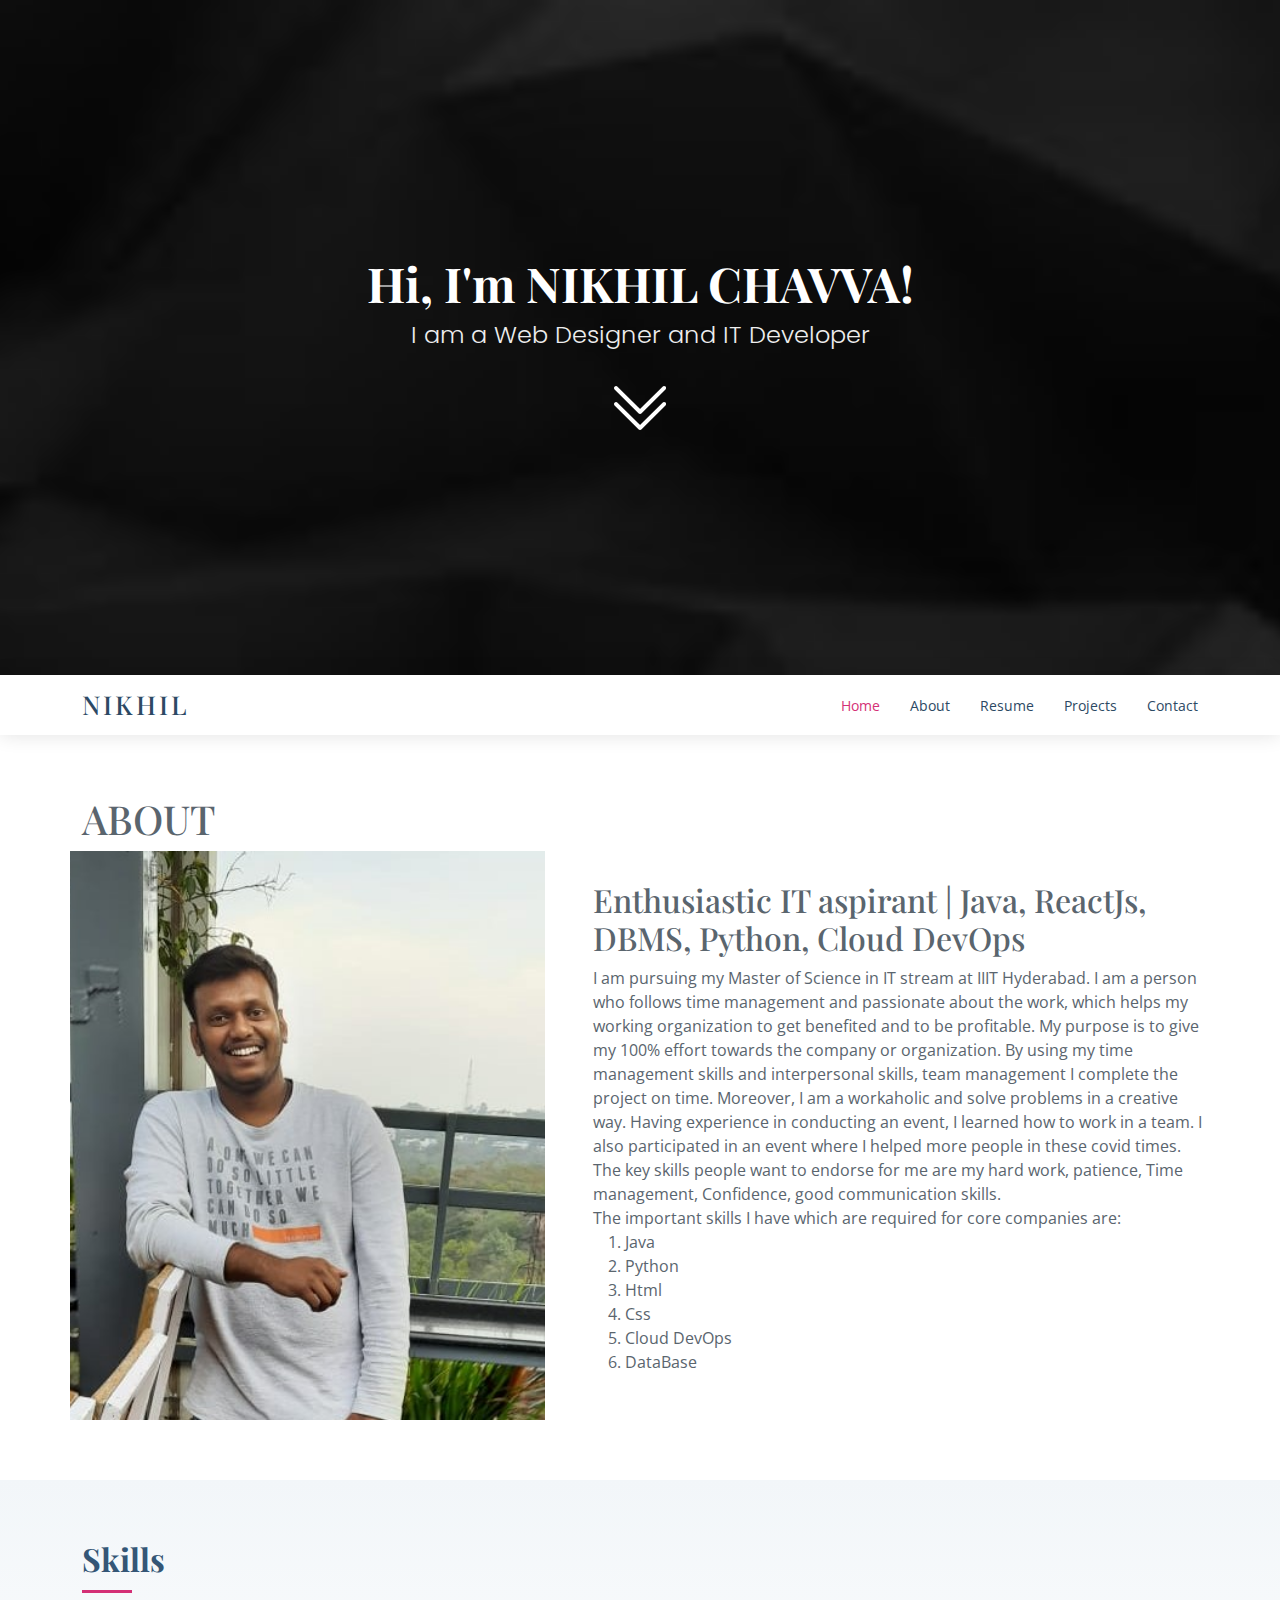
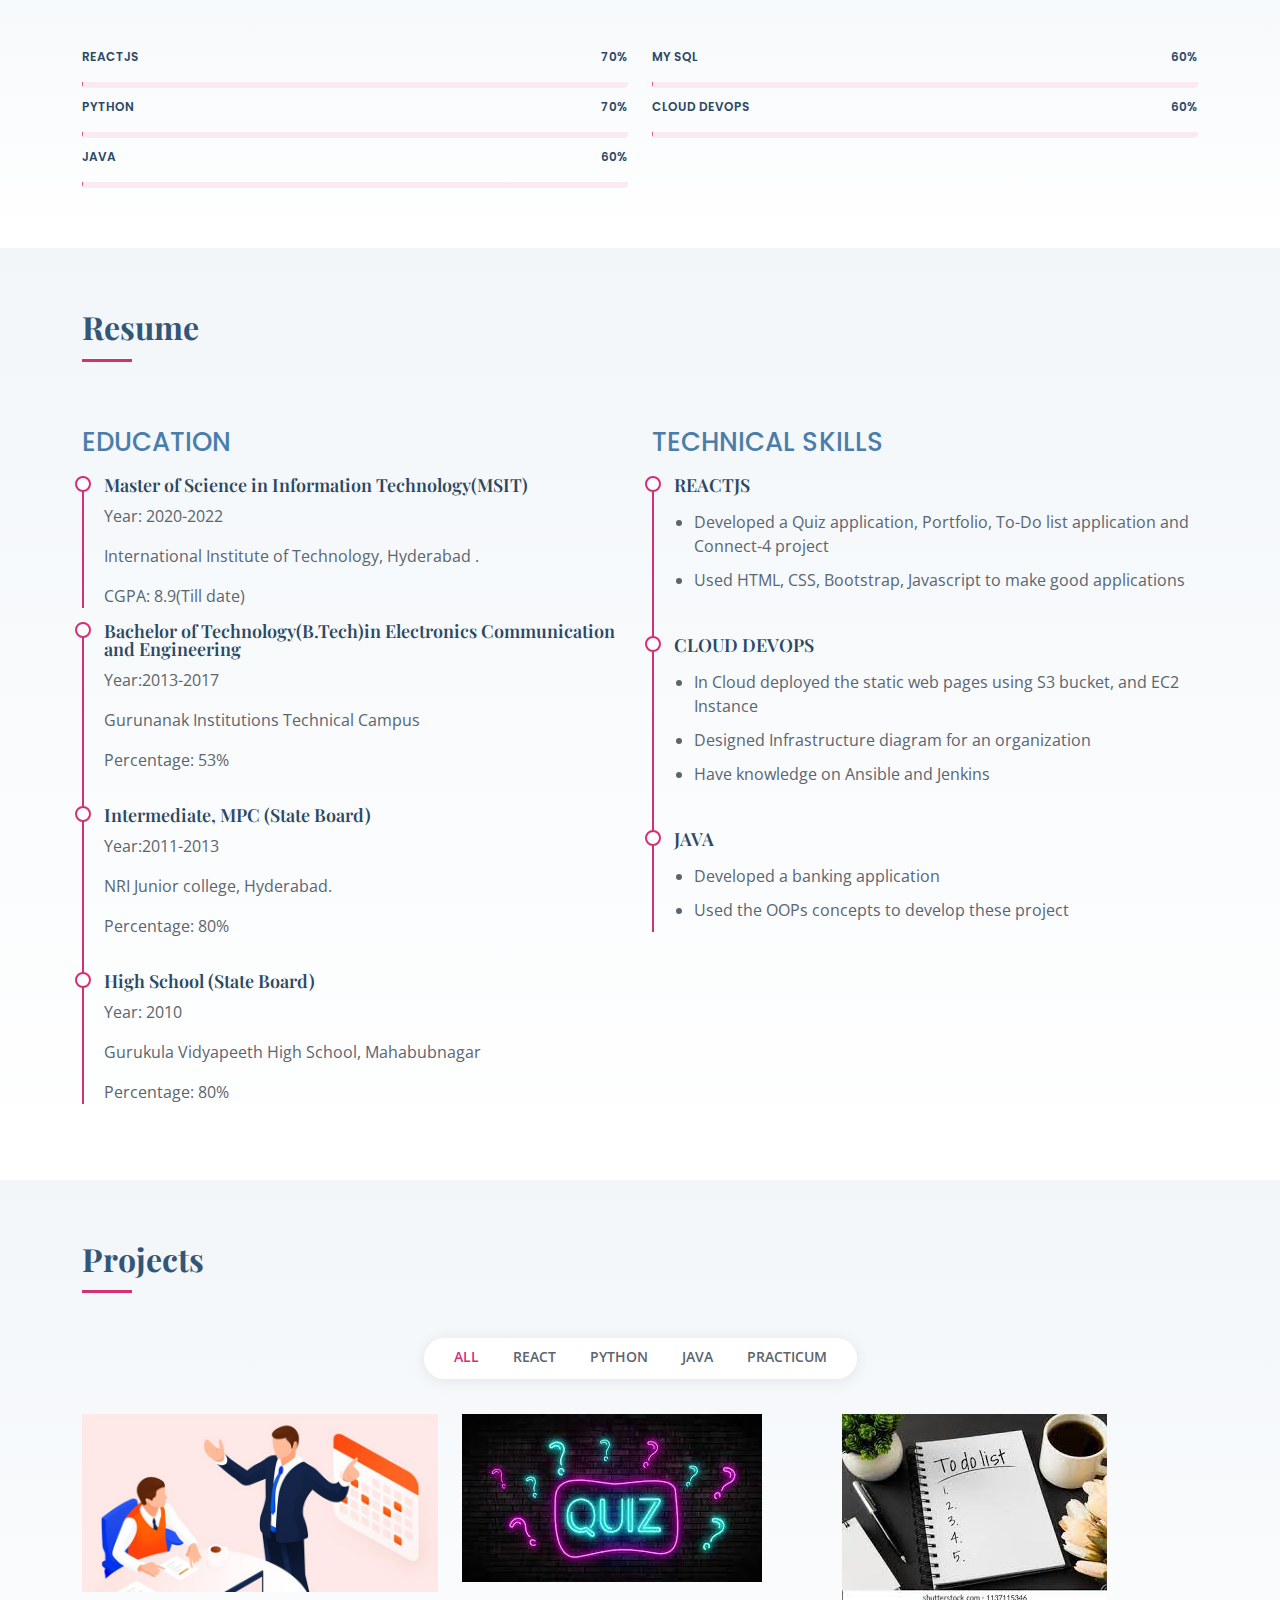
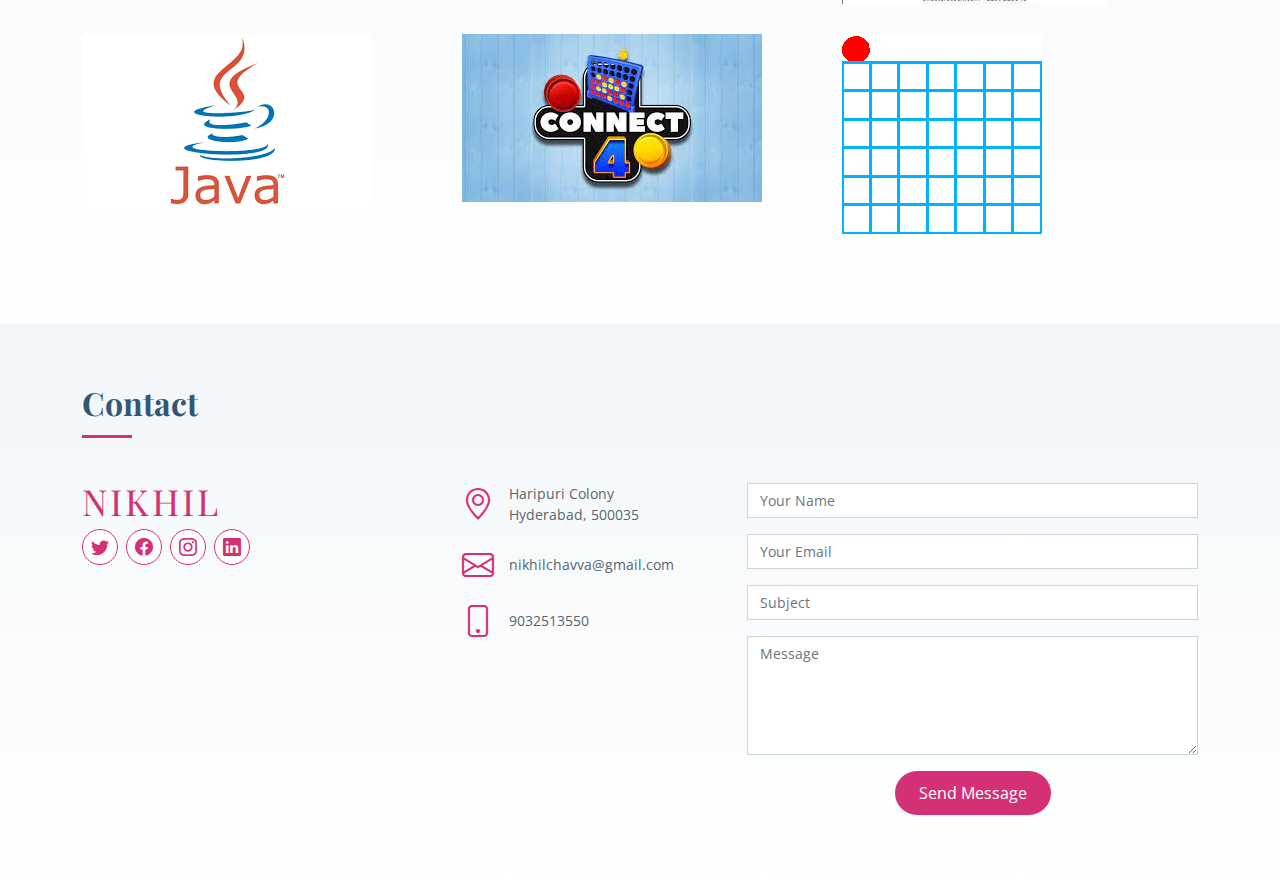
<file: index.html>
<!DOCTYPE html>
<html lang="en">

<head>
  <meta charset="utf-8">
  <meta content="width=device-width, initial-scale=1.0" name="viewport">

  <title>Work Portfolio</title>
  <meta content="" name="description">
  <meta content="" name="keywords">

  <!-- Favicons -->
  <link href="assets/img/favicon.png" rel="icon">
  <link href="assets/img/apple-touch-icon.png" rel="apple-touch-icon">

  <!-- Google Fonts -->
  <link href="https://fonts.googleapis.com/css?family=Open+Sans:300,300i,400,400i,600,600i,700,700i|Poppins:300,300i,400,400i,500,500i,600,600i,700,700i|Playfair+Display:400,400i,500,500i,600,600i,700,700i&subset=cyrillic" rel="stylesheet">

  <!-- Vendor CSS Files -->
  <link href="assets/vendor/bootstrap/css/bootstrap.min.css" rel="stylesheet">
  <link href="assets/vendor/bootstrap-icons/bootstrap-icons.css" rel="stylesheet">
  <link href="assets/vendor/boxicons/css/boxicons.min.css" rel="stylesheet">
  <link href="assets/vendor/glightbox/css/glightbox.min.css" rel="stylesheet">
  <link href="assets/vendor/swiper/swiper-bundle.min.css" rel="stylesheet">

  <!-- Template Main CSS File -->
  <link href="assets/css/style.css" rel="stylesheet">

  <!-- =======================================================
  * Template Name: Lonely - v4.2.0
  * Template URL: https://bootstrapmade.com/free-html-bootstrap-template-lonely/
  * Author: BootstrapMade.com
  * License: https://bootstrapmade.com/license/
  ======================================================== -->
</head>

<body>

  <!-- ======= Hero Section ======= -->
  <section id="hero" class="d-flex flex-column align-items-center justify-content-center">
    <h1>Hi, I'm NIKHIL CHAVVA!</h1>
    <h2>I am a Web Designer and IT Developer</h2>
    <a href="#about" class="btn-get-started scrollto"><i class="bi bi-chevron-double-down"></i></a>
  </section><!-- End Hero -->

  <!-- ======= Header ======= -->
  <header id="header" class="d-flex align-items-center">
    <div class="container d-flex align-items-center justify-content-between">

      <div class="logo">
        <h1><a href="index.html">NIKHIL</a></h1>
        <!-- Uncomment below if you prefer to use an image logo -->
        <!-- <a href="index.html"><img src="assets/img/logo.png" alt="" class="img-fluid"></a>-->
      </div>

      <nav id="navbar" class="navbar">
        <ul>
          <li><a class="nav-link scrollto active" href="#hero">Home</a></li>
          <li><a class="nav-link scrollto" href="#about">About</a></li>
          <li><a class="nav-link scrollto" href="#resume">Resume</a></li>
          <li><a class="nav-link scrollto" href="#portfolio">Projects</a></li>
          
          <li><a class="nav-link scrollto" href="#contact">Contact</a></li>
        </ul>
        <i class="bi bi-list mobile-nav-toggle"></i>
      </nav><!-- .navbar -->

    </div>
  </header><!-- End Header -->

  <main id="main">

    <!-- ======= About Section ======= -->
   
    <section id="about" class="about">
      <div class="container">
         <h1>ABOUT</h1>
        <div class="row no-gutters">
          <div class="image col-xl-5 d-flex align-items-stretch justify-content-center justify-content-lg-start"></div>
          <div class="col-xl-7 ps-0 ps-lg-5 pe-lg-1 d-flex align-items-stretch">
            <div class="content d-flex flex-column justify-content-center">
            <h2>Enthusiastic IT aspirant | Java, ReactJs, DBMS, Python, Cloud DevOps</h2>

            <p>I am pursuing my Master of Science in IT stream at IIIT Hyderabad. I am a person who follows time management and passionate about the work, which helps my working organization to get benefited and to be profitable. My purpose is to give my 100% effort towards the company or organization. By using my time management skills and interpersonal skills, team management I complete the project on time. Moreover, I am a workaholic and solve problems in a creative way.
Having experience in conducting an event, I learned how to work in a team. I also participated in an event where I helped more people in these covid times.
The key skills people want to endorse for me are my hard work, patience, Time management, Confidence, good communication skills.
<br>
The important skills I have which are required for core companies are:
<br>
<ol>
<li>Java</li>
<li>Python</li>
<li>Html</li>
<li>Css</li>
<li>Cloud DevOps</li>
<li>DataBase</li> </ol></p>
          
    </section><!-- End About Section -->

    <!-- ======= Skills Section ======= -->
    <section id="skills" class="skills section-bg">
      <div class="container">

        <div class="section-title">
          <h2>Skills</h2>
          
        </div>

        <div class="row skills-content">

          <div class="col-lg-6">

             <div class="progress">
              <span class="skill">REACTJS<i class="val">70%</i></span>
              <div class="progress-bar-wrap">
                <div class="progress-bar" role="progressbar" aria-valuenow="90" aria-valuemin="0" aria-valuemax="100"></div>
              </div>
            </div>

            <div class="progress">
              <span class="skill">PYTHON<i class="val">70%</i></span>
              <div class="progress-bar-wrap">
                <div class="progress-bar" role="progressbar" aria-valuenow="90" aria-valuemin="0" aria-valuemax="100"></div>
              </div>
            </div>

            <div class="progress">
              <span class="skill">JAVA <i class="val">60%</i></span>
              <div class="progress-bar-wrap">
                <div class="progress-bar" role="progressbar" aria-valuenow="75" aria-valuemin="0" aria-valuemax="100"></div>
              </div>
            </div>

          </div>

          <div class="col-lg-6">

            <div class="progress">
              <span class="skill">MY SQL <i class="val">60%</i></span>
              <div class="progress-bar-wrap">
                <div class="progress-bar" role="progressbar" aria-valuenow="80" aria-valuemin="0" aria-valuemax="100"></div>
              </div>
            </div>

            <div class="progress">
              <span class="skill">CLOUD DEVOPS <i class="val">60%</i></span>
              <div class="progress-bar-wrap">
                <div class="progress-bar" role="progressbar" aria-valuenow="80" aria-valuemin="0" aria-valuemax="100"></div>
              </div>
            </div>


          </div>

        </div>

      </div>
    </section><!-- End Skills Section -->

    <!-- ======= Resume Section ======= -->
    <section id="resume" class="resume section-bg">
      <div class="container">

        <div class="section-title">
          <h2>Resume</h2>
        
        </div>

        <div class="row">
          <div class="col-lg-6">
            <h3 class="resume-title">EDUCATION</h3>
            <div class="resume-item pb-0">
              <h4>Master of Science in Information Technology(MSIT)</h4>
              <p> Year: 2020-2022 </p>
              <p> International Institute of Technology, Hyderabad .</p>
              <p>CGPA: 8.9(Till date) </p>
            </div>

            <div class="resume-item">
              <h4>Bachelor of Technology(B.Tech)in Electronics Communication and Engineering</h4>
              <p>Year:2013-2017</p>
              <p>Gurunanak Institutions Technical Campus </p>
              <p>Percentage: 53%</p>
            </div>

            <div class="resume-item">
              <h4>Intermediate, MPC (State Board)  </h4>
              <p>Year:2011-2013 </p>
              <p>NRI Junior college, Hyderabad.</p>
              <p>Percentage: 80%</p>
            </div>

           <div class="resume-item pb-0">
              <h4>High School (State Board)</h4>
              <p> Year: 2010 </p>
              <p>Gurukula Vidyapeeth High School, Mahabubnagar</p>
              <p>Percentage: 80% </p>
            </div>
          </div>


          <div class="col-lg-6">
            <h3 class="resume-title">TECHNICAL SKILLS</h3>
            <div class="resume-item">
              <h4>REACTJS</h4>
              <p>
              <ul>
                <li> Developed a Quiz application, Portfolio, To-Do list application and Connect-4 project </li>
                <li>Used HTML, CSS, Bootstrap, Javascript to make good applications </li>
              </ul>
              </p>
            </div>
            <div class="resume-item">
              <h4>CLOUD DEVOPS</h4>
              <p>
              <ul>
                <li> In Cloud deployed the static web pages using S3 bucket, and EC2 Instance</li>
                 <li> Designed Infrastructure diagram for an organization </li>
                <li>Have knowledge on Ansible and Jenkins</li>
              </ul>
              </p>
            </div>

           <div class="resume-item">
              <h4>JAVA</h4>
              <p>
              <ul>
                <li> Developed a banking application</li>
                <li>Used the OOPs concepts to develop these project </li>

              </ul>
              </p>
            </div>
          </div>
        </div>

      </div>
    </section><!-- End Resume Section -->

    <!-- ======= Portfolio Section ======= -->
    <section id="portfolio" class="portfolio section-bg">
      <div class="container">

        <div class="section-title">
          <h2>Projects </h2>
         
        </div>

        <div class="row">
          <div class="col-lg-12 d-flex justify-content-center">
            <ul id="portfolio-flters">
              <li data-filter="*" class="filter-active">All</li>
              <li data-filter=".filter-app">REACT</li>
              <li data-filter=".filter-card">PYTHON</li>
              <li data-filter=".filter-web">JAVA</li>
              <li data-filter=".filter-pract">Practicum</li>
            </ul>
          </div>
        </div>

        <div class="row portfolio-container">

          
          <div class="col-lg-4 col-md-6 portfolio-item filter-pract">
            <div class="portfolio-wrap">
              <img src="assets/img/portfolio/counselor.jpg" class="img-fluid" alt="">
              <div class="portfolio-info">
                <h4>Counselor Project </h4>
                <p>HTML,CSS,JAVASCRIPT,AWS</p>
              </div>
              <div class="portfolio-links">
                <a href="assets/img/portfolio/counselor.jpg" data-gallery="portfolioGallery" class="portfolio-lightbox" title="REACT"><i class="bx bx-plus"></i></a>
                <a href="practicum.html" title="More Details"><i class="bx bx-link"></i></a>
              </div>
            </div>
          </div>

          <div class="col-lg-4 col-md-6 portfolio-item filter-app">
            <div class="portfolio-wrap">
              <img src="assets/img/portfolio/quu.jpg" class="img-fluid" alt="">
              <div class="portfolio-info">
                <h4>QUIZ APPLICATION </h4>
                <p>HTML,CSS,JAVASCRIPT,BOOTSTRAP</p>
              </div>
              <div class="portfolio-links">
                <a href="assets/img/portfolio/quu.jpg" data-gallery="portfolioGallery" class="portfolio-lightbox" title="REACT"><i class="bx bx-plus"></i></a>
                <a href="portfolio-details.html" title="More Details"><i class="bx bx-link"></i></a>
              </div>
            </div>
          </div>

         

          <div class="col-lg-4 col-md-6 portfolio-item filter-app">
            <div class="portfolio-wrap">
              <img src="assets/img/portfolio/todo.jpg" class="img-fluid" alt="">
              <div class="portfolio-info">
                <h4>TODO LIST </h4>
                <p>HTML,CSS,JAVASCRIPT,BOOTSTRAP,JSON,AJAX</p>
              </div>
              <div class="portfolio-links">
                <a href="assets/img/portfolio/todo.jpg" data-gallery="portfolioGallery" class="portfolio-lightbox" title="TODO LIST"><i class="bx bx-plus"></i></a>
                <a href="reactproject2.html" title="More Details"><i class="bx bx-link"></i></a>
              </div>
            </div>
          </div>

          

          <div class="col-lg-4 col-md-6 portfolio-item filter-web">
            <div class="portfolio-wrap">
              <img src="assets/img/portfolio/java.png" class="img-fluid" alt="">
              <div class="portfolio-info">
                <h4>JAVA</h4>
                <p>OOPS</p>
              </div>
              <div class="portfolio-links">
                <a href="assets/img/portfolio/java.png" data-gallery="portfolioGallery" class="portfolio-lightbox" title="JAVA"><i class="bx bx-plus"></i></a>
                <a href="javaproject.html" title="More Details"><i class="bx bx-link"></i></a>
              </div>
            </div>
          </div>

          <div class="col-lg-4 col-md-6 portfolio-item filter-app">
            <div class="portfolio-wrap">
              <img src="assets/img/portfolio/connect.jpg" class="img-fluid" alt="">
              <div class="portfolio-info">
                <h4>CONNECT4</h4>
                <p>HTML,CSS,JAVASCRIPT,BOOTSTRAP,JSON,AJAX</p>
              </div>
              <div class="portfolio-links">
                <a href="assets/img/portfolio/connect.jpg" data-gallery="portfolioGallery" class="portfolio-lightbox" title="CONNECT4"><i class="bx bx-plus"></i></a>
                <a href="reactproject3.html" title="More Details"><i class="bx bx-link"></i></a>
              </div>
            </div>
          </div>

          <div class="col-lg-4 col-md-6 portfolio-item filter-card">
            <div class="portfolio-wrap">
              <img src="assets/img/portfolio/cont.gif" class="img-fluid" alt="">
              <div class="portfolio-info">
                <h4>TIC-TAC-TOE </h4>
                <p>PYTHON</p>
              </div>
              <div class="portfolio-links">
                <a href="assets/img/portfolio/cont.gif" data-gallery="portfolioGallery" class="portfolio-lightbox" title="Card 1"><i class="bx bx-plus"></i></a>
                <a href="pythonproject.html" title="More Details"><i class="bx bx-link"></i></a>
              </div>
            </div>
          </div>

         

          

        </div>

      </div>
    </section><!-- End Portfolio Section -->

    

    <!-- ======= Contact Section ======= -->
    <section id="contact" class="contact section-bg">
      <div class="container">

        <div class="section-title">
          <h2>Contact</h2>
          
        </div>

        <div class="row">

          <div class="col-lg-4 col-md-4">
            <div class="contact-about">
              <h3>NIKHIL</h3>
              
              <div class="social-links">
                <a href="#" class="twitter"><i class="bi bi-twitter"></i></a>
                <a href="#" class="facebook"><i class="bi bi-facebook"></i></a>
                <a href="#" class="instagram"><i class="bi bi-instagram"></i></a>
                <a href="#" class="linkedin"><i class="bi bi-linkedin"></i></a>
              </div>
            </div>
          </div>

          <div class="col-lg-3 col-md-4">
            <div class="info">
              <div class="d-flex align-items-center">
                <i class="bi bi-geo-alt"></i>
                <p>Haripuri Colony<br>Hyderabad, 500035</p>
              </div>

              <div class="d-flex align-items-center mt-4">
                <i class="bi bi-envelope"></i>
                <p>nikhilchavva@gmail.com</p>
              </div>

              <div class="d-flex align-items-center mt-4">
                <i class="bi bi-phone"></i>
                <p>9032513550</p>
              </div>

            </div>
          </div>

          <div class="col-lg-5 col-md-8">
            <form action="forms/contact.php" method="post" role="form" class="php-email-form">
              <div class="form-group">
                <input type="text" name="name" class="form-control" id="name" placeholder="Your Name" required>
              </div>
              <div class="form-group mt-3">
                <input type="email" class="form-control" name="email" id="email" placeholder="Your Email" required>
              </div>
              <div class="form-group mt-3">
                <input type="text" class="form-control" name="subject" id="subject" placeholder="Subject" required>
              </div>
              <div class="form-group mt-3">
                <textarea class="form-control" name="message" rows="5" placeholder="Message" required></textarea>
              </div>
              <div class="my-3">
                <div class="loading">Loading</div>
                <div class="error-message"></div>
                <div class="sent-message">Your message has been sent. Thank you!</div>
              </div>
              <div class="text-center"><button type="submit">Send Message</button></div>
            </form>
          </div>

        </div>

      </div>
    </section><!-- End Contact Section -->

  </main><!-- End #main -->

 

  <a href="#" class="back-to-top d-flex align-items-center justify-content-center"><i class="bi bi-arrow-up-short"></i></a>

  <!-- Vendor JS Files -->
  <script src="assets/vendor/bootstrap/js/bootstrap.bundle.min.js"></script>
  <script src="assets/vendor/glightbox/js/glightbox.min.js"></script>
  <script src="assets/vendor/isotope-layout/isotope.pkgd.min.js"></script>
  <script src="assets/vendor/php-email-form/validate.js"></script>
  <script src="assets/vendor/purecounter/purecounter.js"></script>
  <script src="assets/vendor/swiper/swiper-bundle.min.js"></script>
  <script src="assets/vendor/waypoints/noframework.waypoints.js"></script>

  <!-- Template Main JS File -->
  <script src="assets/js/main.js"></script>

</body>

</html>
</file>
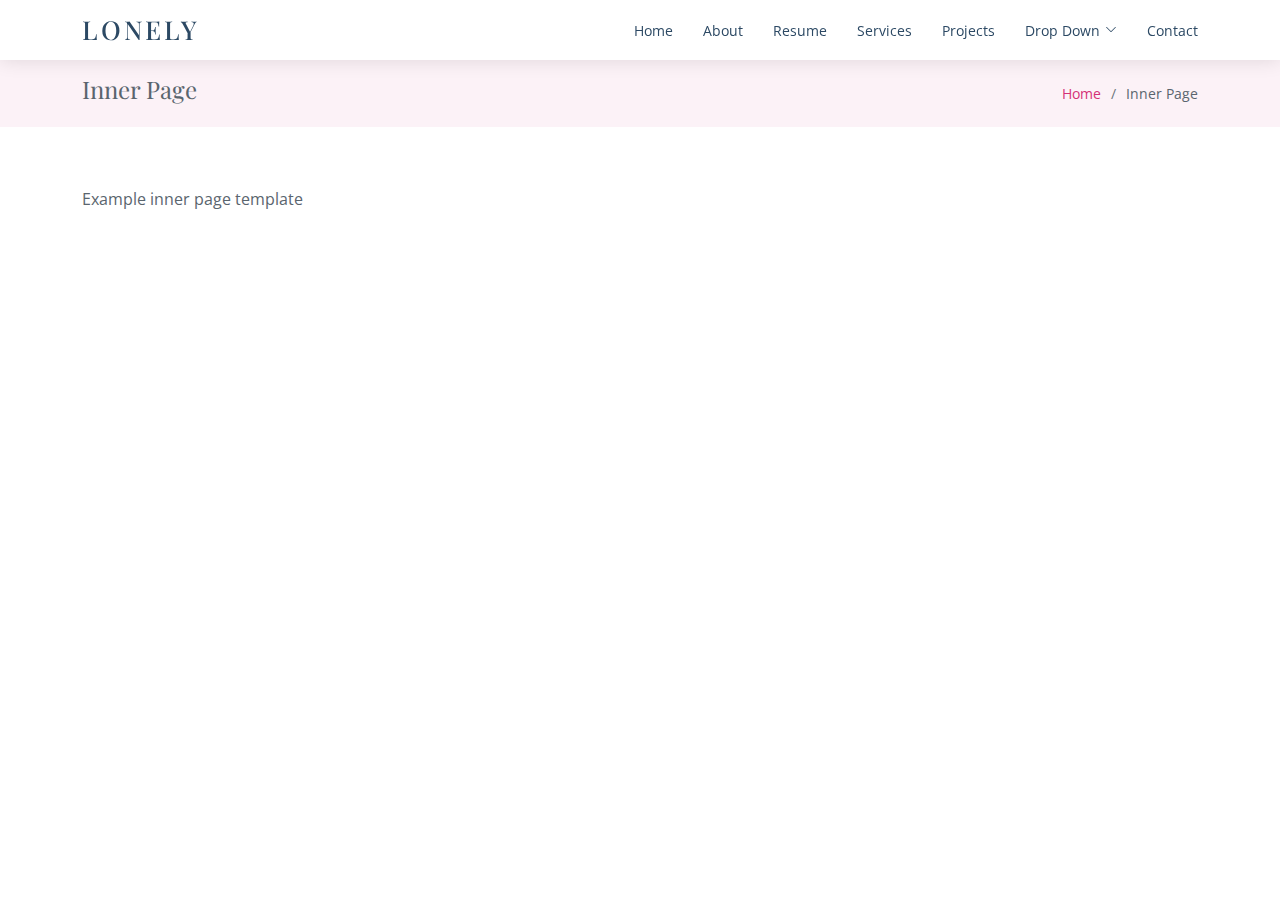
<file: inner-page.html>
<!DOCTYPE html>
<html lang="en">

<head>
  <meta charset="utf-8">
  <meta content="width=device-width, initial-scale=1.0" name="viewport">

  <title>Work Portfolio</title>
  <meta content="" name="description">
  <meta content="" name="keywords">

  <!-- Favicons -->
  <link href="assets/img/favicon.png" rel="icon">
  <link href="assets/img/apple-touch-icon.png" rel="apple-touch-icon">

  <!-- Google Fonts -->
  <link href="https://fonts.googleapis.com/css?family=Open+Sans:300,300i,400,400i,600,600i,700,700i|Poppins:300,300i,400,400i,500,500i,600,600i,700,700i|Playfair+Display:400,400i,500,500i,600,600i,700,700i&subset=cyrillic" rel="stylesheet">

  <!-- Vendor CSS Files -->
  <link href="assets/vendor/bootstrap/css/bootstrap.min.css" rel="stylesheet">
  <link href="assets/vendor/bootstrap-icons/bootstrap-icons.css" rel="stylesheet">
  <link href="assets/vendor/boxicons/css/boxicons.min.css" rel="stylesheet">
  <link href="assets/vendor/glightbox/css/glightbox.min.css" rel="stylesheet">
  <link href="assets/vendor/swiper/swiper-bundle.min.css" rel="stylesheet">

  <!-- Template Main CSS File -->
  <link href="assets/css/style.css" rel="stylesheet">

  <!-- =======================================================
  * Template Name: Lonely - v4.2.0
  * Template URL: https://bootstrapmade.com/free-html-bootstrap-template-lonely/
  * Author: BootstrapMade.com
  * License: https://bootstrapmade.com/license/
  ======================================================== -->
</head>

<body>

  <!-- ======= Header ======= -->
  <header id="header" class="d-flex align-items-center">
    <div class="container d-flex align-items-center justify-content-between">

      <div class="logo">
        <h1><a href="index.html">Lonely</a></h1>
        <!-- Uncomment below if you prefer to use an image logo -->
        <!-- <a href="index.html"><img src="assets/img/logo.png" alt="" class="img-fluid"></a>-->
      </div>

      <nav id="navbar" class="navbar">
        <ul>
          <li><a class="nav-link scrollto " href="index.html">Home</a></li>
          <li><a class="nav-link scrollto" href="index.html">About</a></li>
          <li><a class="nav-link scrollto" href="index.html">Resume</a></li>
          <li><a class="nav-link scrollto" href="index.html">Services</a></li>
          <li><a class="nav-link scrollto" href="index.html">Projects</a></li>
          <li class="dropdown"><a href="#"><span>Drop Down</span> <i class="bi bi-chevron-down"></i></a>
           
          </li>
          <li><a class="nav-link scrollto" href="index.html">Contact</a></li>
        </ul>
        <i class="bi bi-list mobile-nav-toggle"></i>
      </nav><!-- .navbar -->

    </div>
  </header><!-- End Header -->

  <main id="main">

    <!-- ======= Breadcrumbs Section ======= -->
    <section class="breadcrumbs">
      <div class="container">

        <div class="d-flex justify-content-between align-items-center">
          <h2>Inner Page</h2>
          <ol>
            <li><a href="index.html">Home</a></li>
            <li>Inner Page</li>
          </ol>
        </div>

      </div>
    </section><!-- End Breadcrumbs Section -->

    <section class="inner-page">
      <div class="container">
        <p>
          Example inner page template
        </p>
      </div>
    </section>

  </main><!-- End #main -->

 

  <a href="#" class="back-to-top d-flex align-items-center justify-content-center"><i class="bi bi-arrow-up-short"></i></a>

  <!-- Vendor JS Files -->
  <script src="assets/vendor/bootstrap/js/bootstrap.bundle.min.js"></script>
  <script src="assets/vendor/glightbox/js/glightbox.min.js"></script>
  <script src="assets/vendor/isotope-layout/isotope.pkgd.min.js"></script>
  <script src="assets/vendor/php-email-form/validate.js"></script>
  <script src="assets/vendor/purecounter/purecounter.js"></script>
  <script src="assets/vendor/swiper/swiper-bundle.min.js"></script>
  <script src="assets/vendor/waypoints/noframework.waypoints.js"></script>

  <!-- Template Main JS File -->
  <script src="assets/js/main.js"></script>

</body>

</html>
</file>
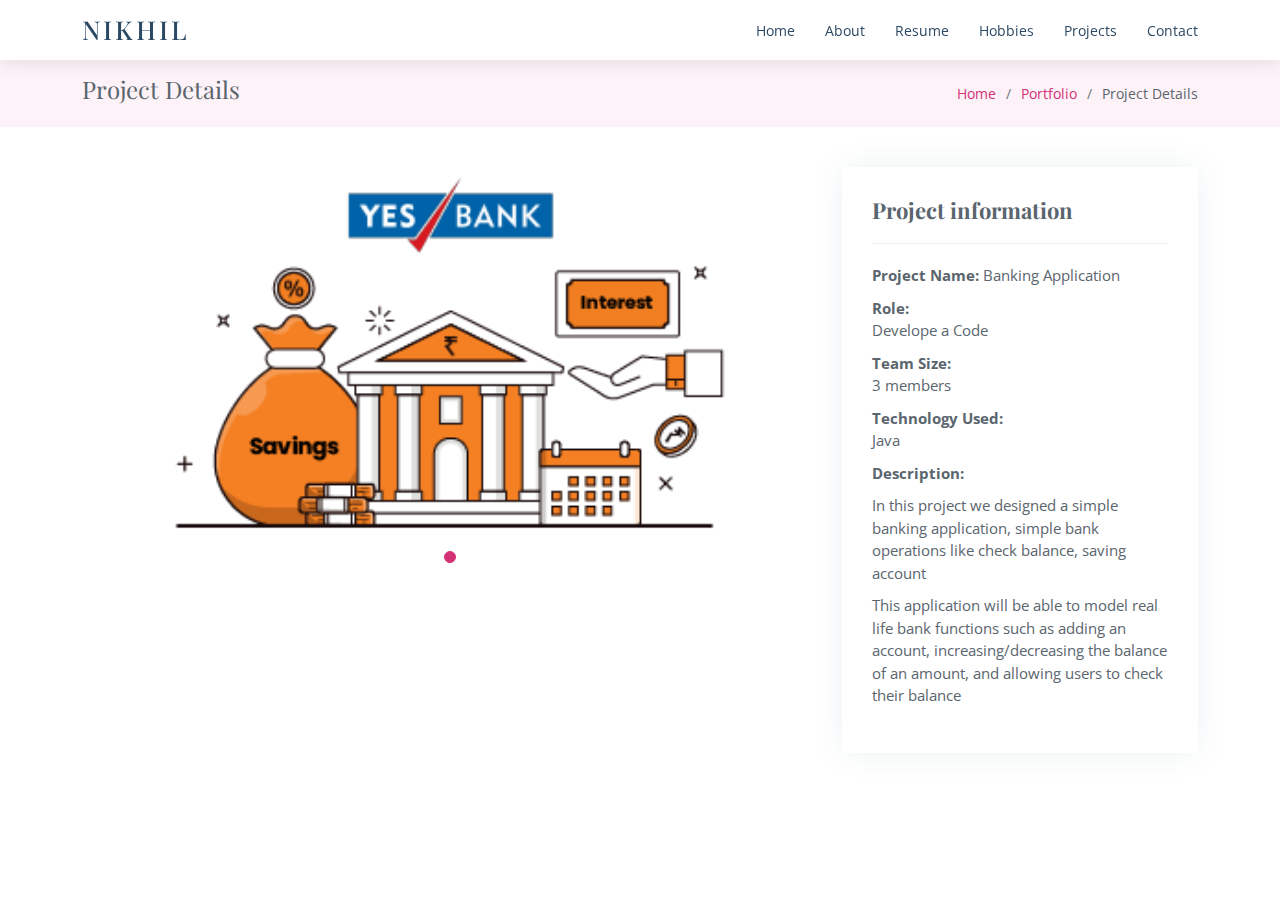
<file: javaproject.html>
<!DOCTYPE html>
<html lang="en">

<head>
  <meta charset="utf-8">
  <meta content="width=device-width, initial-scale=1.0" name="viewport">

  <title>Banking Application </title>
  <meta content="" name="description">
  <meta content="" name="keywords">

  <!-- Favicons -->
  <link href="assets/img/favicon.png" rel="icon">
  <link href="assets/img/apple-touch-icon.png" rel="apple-touch-icon">

  <!-- Google Fonts -->
  <link href="https://fonts.googleapis.com/css?family=Open+Sans:300,300i,400,400i,600,600i,700,700i|Poppins:300,300i,400,400i,500,500i,600,600i,700,700i|Playfair+Display:400,400i,500,500i,600,600i,700,700i&subset=cyrillic" rel="stylesheet">

  <!-- Vendor CSS Files -->
  <link href="assets/vendor/bootstrap/css/bootstrap.min.css" rel="stylesheet">
  <link href="assets/vendor/bootstrap-icons/bootstrap-icons.css" rel="stylesheet">
  <link href="assets/vendor/boxicons/css/boxicons.min.css" rel="stylesheet">
  <link href="assets/vendor/glightbox/css/glightbox.min.css" rel="stylesheet">
  <link href="assets/vendor/swiper/swiper-bundle.min.css" rel="stylesheet">

  <!-- Template Main CSS File -->
  <link href="assets/css/style.css" rel="stylesheet">

  <!-- =======================================================
  * Template Name: Lonely - v4.2.0
  * Template URL: https://bootstrapmade.com/free-html-bootstrap-template-lonely/
  * Author: BootstrapMade.com
  * License: https://bootstrapmade.com/license/
  ======================================================== -->
</head>

<body>

  <!-- ======= Header ======= -->
  <header id="header" class="d-flex align-items-center">
    <div class="container d-flex align-items-center justify-content-between">

      <div class="logo">
        <h1><a href="index.html">NIKHIL</a></h1>
        <!-- Uncomment below if you prefer to use an image logo -->
        <!-- <a href="index.html"><img src="assets/img/logo.png" alt="" class="img-fluid"></a>-->
      </div>

      <nav id="navbar" class="navbar">
        <ul>
          <li><a class="nav-link scrollto " href="index.html">Home</a></li>
          <li><a class="nav-link scrollto" href="index.html">About</a></li>
          <li><a class="nav-link scrollto" href="index.html">Resume</a></li>
          <li><a class="nav-link scrollto" href="index.html">Hobbies</a></li>
          <li><a class="nav-link scrollto" href="index.html">Projects</a></li>
          
          <li><a class="nav-link scrollto" href="index.html">Contact</a></li>
        </ul>
        <i class="bi bi-list mobile-nav-toggle"></i>
      </nav><!-- .navbar -->

    </div>
  </header><!-- End Header -->

  <main id="main">

    <!-- ======= Breadcrumbs Section ======= -->
    <section class="breadcrumbs">
      <div class="container">

        <div class="d-flex justify-content-between align-items-center">
          <h2>Project Details</h2>
          <ol>
            <li><a href="index.html">Home</a></li>
            <li><a href="portfolio.html">Portfolio</a></li>
            <li>Project Details</li>
          </ol>
        </div>

      </div>
    </section><!-- Breadcrumbs Section -->

    <!-- ======= Portfolio Details Section ======= -->
    <section id="portfolio-details" class="portfolio-details">
      <div class="container">

        <div class="row gy-4">

          <div class="col-lg-8">
            <div class="portfolio-details-slider swiper-container">
              <div class="swiper-wrapper align-items-center">

                <div class="swiper-slide">
                  <img src="assets/img/portfolio/bankbank.png" alt="">
                </div>

            
              </div>
              <div class="swiper-pagination"></div>
            </div>
          </div>

          <div class="col-lg-4">
            <div class="portfolio-info">
              <h3>Project information</h3>
              <ul>
                <li><strong>Project Name:</strong> Banking Application </li>
                <li><strong>Role:</strong><br>Develope a Code  </li>
                <li><strong>Team Size:</strong><br>3 members  </li>
                  <li><strong>Technology Used:</strong><br>Java  </li>
                <li><strong>Description:</strong></li>
                 <li>In this project we designed a simple banking application, simple bank operations like check balance, saving account 


</li>
              
                <li> This application will be able to model real life bank functions such as adding an account, increasing/decreasing the balance of an amount, and allowing users to check their balance 
</li>
               
               

              </ul>
            </div>
           
          </div>

        </div>

      </div>
    </section><!-- End Portfolio Details Section -->

  </main><!-- End #main -->

 
  <a href="#" class="back-to-top d-flex align-items-center justify-content-center"><i class="bi bi-arrow-up-short"></i></a>

  <!-- Vendor JS Files -->
  <script src="assets/vendor/bootstrap/js/bootstrap.bundle.min.js"></script>
  <script src="assets/vendor/glightbox/js/glightbox.min.js"></script>
  <script src="assets/vendor/isotope-layout/isotope.pkgd.min.js"></script>
  <script src="assets/vendor/php-email-form/validate.js"></script>
  <script src="assets/vendor/purecounter/purecounter.js"></script>
  <script src="assets/vendor/swiper/swiper-bundle.min.js"></script>
  <script src="assets/vendor/waypoints/noframework.waypoints.js"></script>

  <!-- Template Main JS File -->
  <script src="assets/js/main.js"></script>

</body>

</html>
</file>
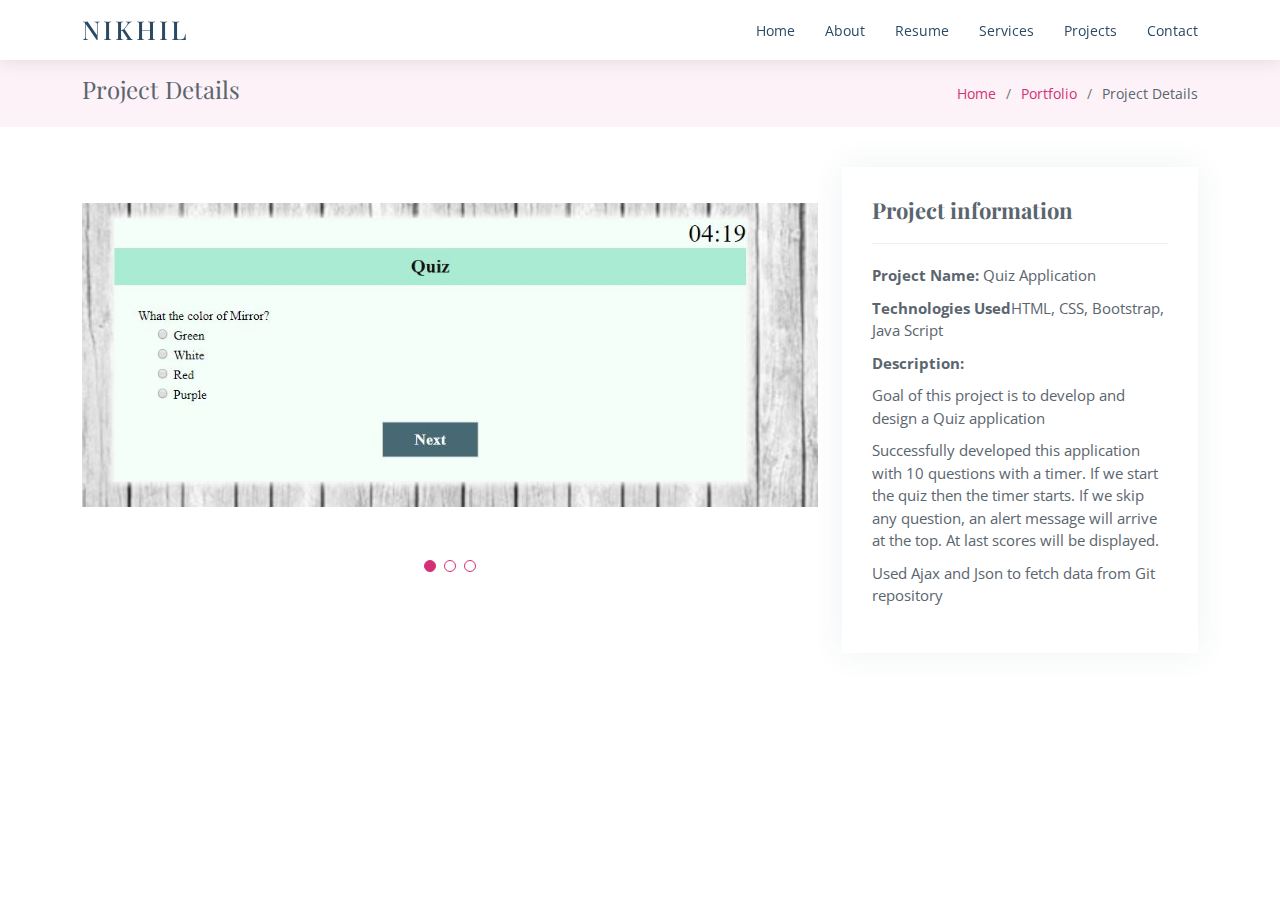
<file: portfolio-details.html>
<!DOCTYPE html>
<html lang="en">

<head>
  <meta charset="utf-8">
  <meta content="width=device-width, initial-scale=1.0" name="viewport">

  <title>Quiz Application</title>
  <meta content="" name="description">
  <meta content="" name="keywords">

  <!-- Favicons -->
  <link href="assets/img/favicon.png" rel="icon">
  <link href="assets/img/apple-touch-icon.png" rel="apple-touch-icon">

  <!-- Google Fonts -->
  <link href="https://fonts.googleapis.com/css?family=Open+Sans:300,300i,400,400i,600,600i,700,700i|Poppins:300,300i,400,400i,500,500i,600,600i,700,700i|Playfair+Display:400,400i,500,500i,600,600i,700,700i&subset=cyrillic" rel="stylesheet">

  <!-- Vendor CSS Files -->
  <link href="assets/vendor/bootstrap/css/bootstrap.min.css" rel="stylesheet">
  <link href="assets/vendor/bootstrap-icons/bootstrap-icons.css" rel="stylesheet">
  <link href="assets/vendor/boxicons/css/boxicons.min.css" rel="stylesheet">
  <link href="assets/vendor/glightbox/css/glightbox.min.css" rel="stylesheet">
  <link href="assets/vendor/swiper/swiper-bundle.min.css" rel="stylesheet">

  <!-- Template Main CSS File -->
  <link href="assets/css/style.css" rel="stylesheet">

  <!-- =======================================================
  * Template Name: Lonely - v4.2.0
  * Template URL: https://bootstrapmade.com/free-html-bootstrap-template-lonely/
  * Author: BootstrapMade.com
  * License: https://bootstrapmade.com/license/
  ======================================================== -->
</head>

<body>

  <!-- ======= Header ======= -->
  <header id="header" class="d-flex align-items-center">
    <div class="container d-flex align-items-center justify-content-between">

      <div class="logo">
        <h1><a href="index.html">NIKHIL</a></h1>
        <!-- Uncomment below if you prefer to use an image logo -->
        <!-- <a href="index.html"><img src="assets/img/logo.png" alt="" class="img-fluid"></a>-->
      </div>

      <nav id="navbar" class="navbar">
        <ul>
          <li><a class="nav-link scrollto " href="index.html">Home</a></li>
          <li><a class="nav-link scrollto" href="index.html">About</a></li>
          <li><a class="nav-link scrollto" href="index.html">Resume</a></li>
          <li><a class="nav-link scrollto" href="index.html">Services</a></li>
          <li><a class="nav-link scrollto" href="index.html">Projects</a></li>
          
          <li><a class="nav-link scrollto" href="index.html">Contact</a></li>
        </ul>
        <i class="bi bi-list mobile-nav-toggle"></i>
      </nav><!-- .navbar -->

    </div>
  </header><!-- End Header -->

  <main id="main">

    <!-- ======= Breadcrumbs Section ======= -->
    <section class="breadcrumbs">
      <div class="container">

        <div class="d-flex justify-content-between align-items-center">
          <h2>Project Details</h2>
          <ol>
            <li><a href="index.html">Home</a></li>
            <li><a href="portfolio.html">Portfolio</a></li>
            <li>Project Details</li>
          </ol>
        </div>

      </div>
    </section><!-- Breadcrumbs Section -->

    <!-- ======= Portfolio Details Section ======= -->
    <section id="portfolio-details" class="portfolio-details">
      <div class="container">

        <div class="row gy-4">

          <div class="col-lg-8">
            <div class="portfolio-details-slider swiper-container">
              <div class="swiper-wrapper align-items-center">

                <div class="swiper-slide">
                  <img src="assets/img/portfolio/quiz.JPG" alt="">
                </div>

                <div class="swiper-slide">
                  <img src="assets/img/portfolio/quiz2.JPG" alt="">
                </div>

                <div class="swiper-slide">
                  <img src="assets/img/portfolio/quiz3.JPG" alt="">
                </div>

              </div>
              <div class="swiper-pagination"></div>
            </div>
          </div>

          <div class="col-lg-4">
            <div class="portfolio-info">
              <h3>Project information</h3>
              <ul>
                <li><strong>Project Name:</strong> Quiz Application </li>
                <li><strong>Technologies Used</strong>HTML, CSS, Bootstrap, Java Script </li>
                <li><strong>Description:</strong></li>
                  <li>Goal of this project is to develop and design a Quiz application</li>
<li>Successfully developed this application with 10 questions with a timer. If we start the quiz then the timer starts. If we skip any question, an alert message will arrive at the top. At last scores will be displayed. </li>
<li>  Used Ajax and Json to fetch data from Git repository</li>
              </ul>
            </div>
           
          </div>

        </div>

      </div>
    </section><!-- End Portfolio Details Section -->

  </main><!-- End #main -->

 

  <a href="#" class="back-to-top d-flex align-items-center justify-content-center"><i class="bi bi-arrow-up-short"></i></a>

  <!-- Vendor JS Files -->
  <script src="assets/vendor/bootstrap/js/bootstrap.bundle.min.js"></script>
  <script src="assets/vendor/glightbox/js/glightbox.min.js"></script>
  <script src="assets/vendor/isotope-layout/isotope.pkgd.min.js"></script>
  <script src="assets/vendor/php-email-form/validate.js"></script>
  <script src="assets/vendor/purecounter/purecounter.js"></script>
  <script src="assets/vendor/swiper/swiper-bundle.min.js"></script>
  <script src="assets/vendor/waypoints/noframework.waypoints.js"></script>

  <!-- Template Main JS File -->
  <script src="assets/js/main.js"></script>

</body>

</html>
</file>
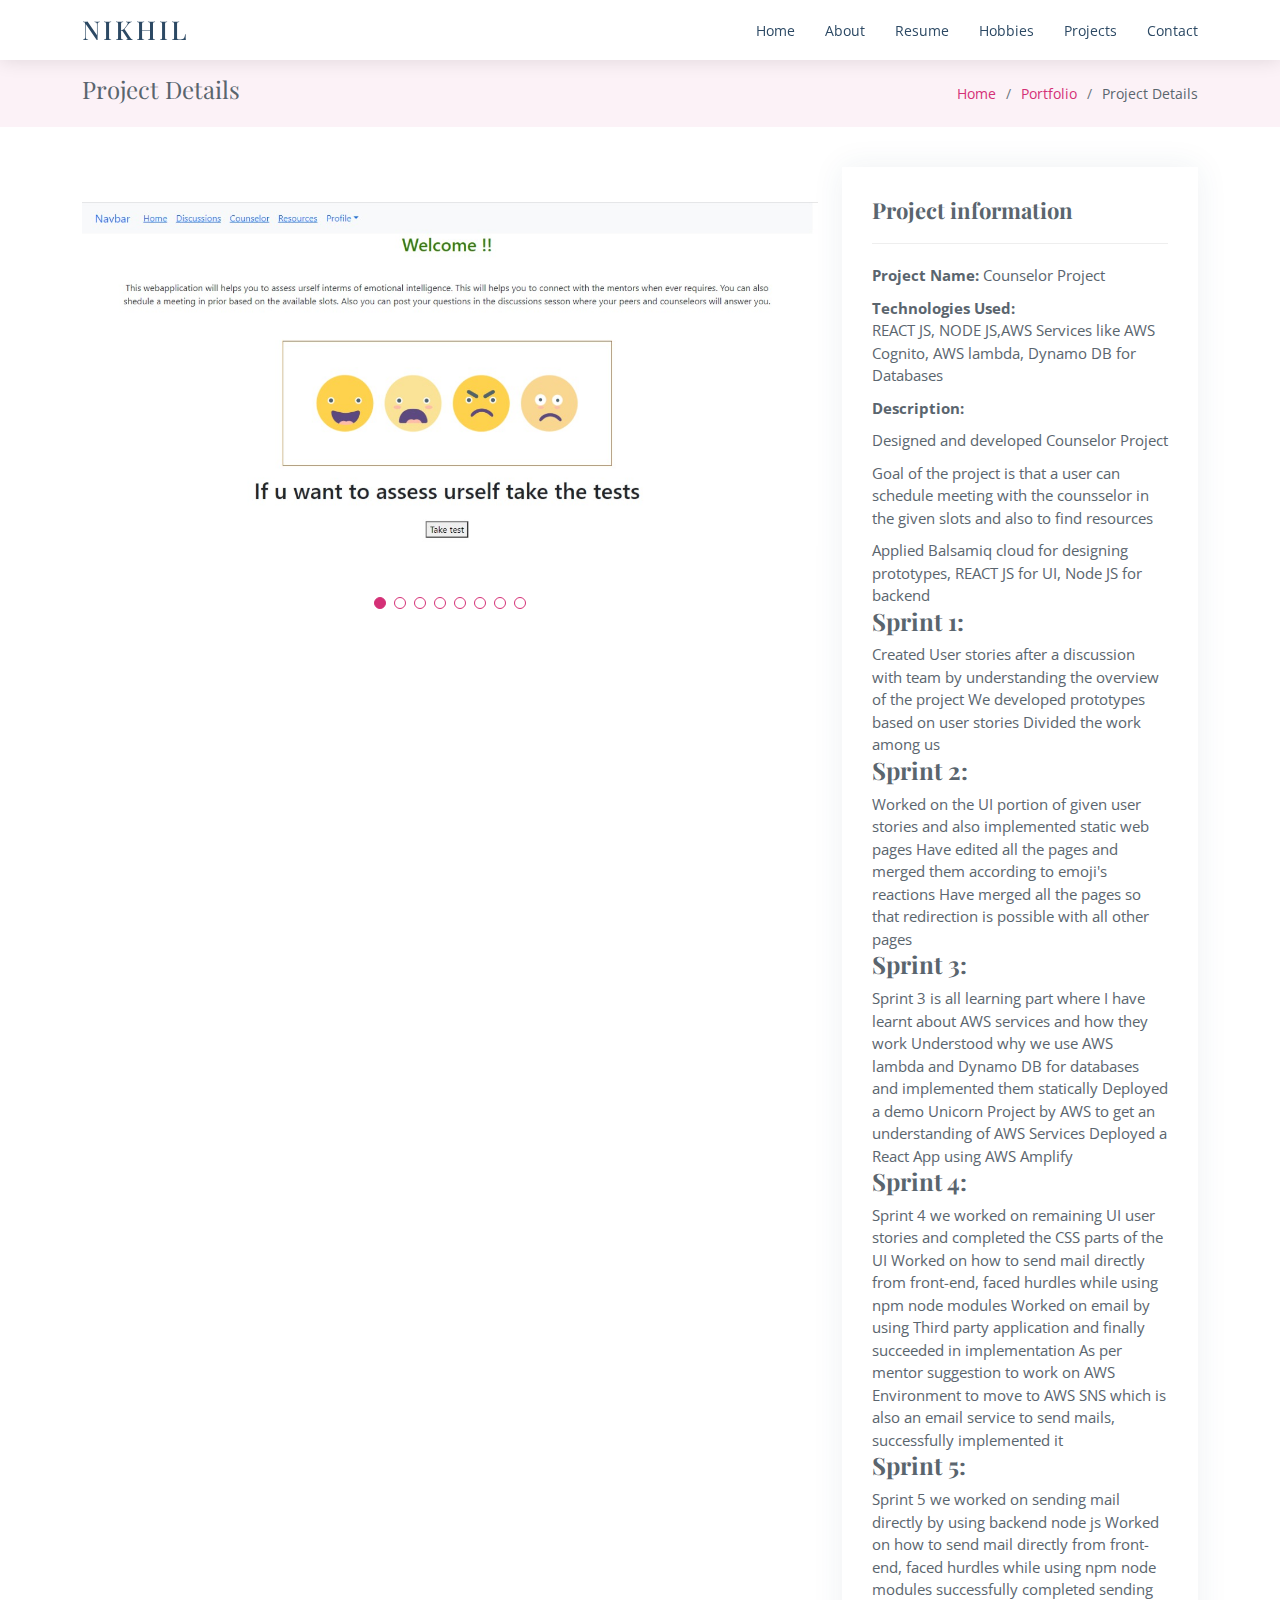
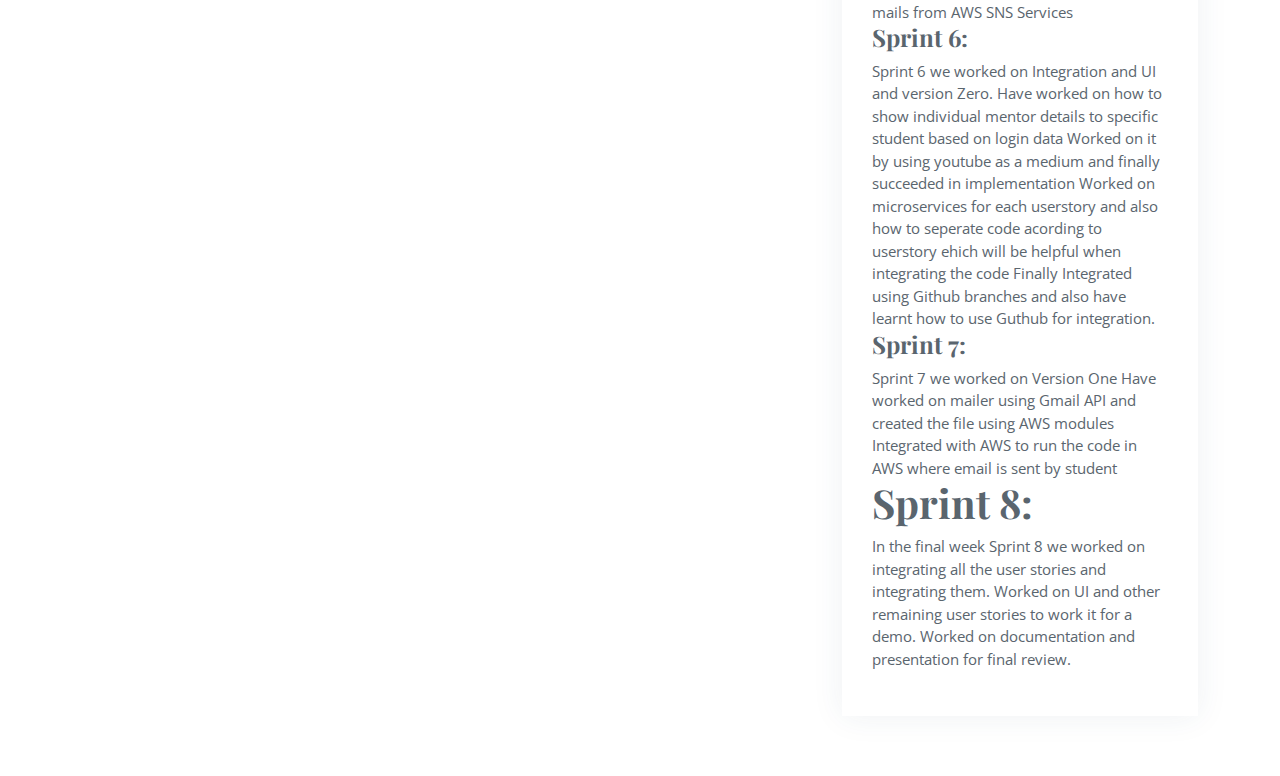
<file: practicum.html>
<!DOCTYPE html>
<html lang="en">

<head>
  <meta charset="utf-8">
  <meta content="width=device-width, initial-scale=1.0" name="viewport">

  <title>Counselor Project</title>
  <meta content="" name="description">
  <meta content="" name="keywords">

  <!-- Favicons -->
  <link href="assets/img/favicon.png" rel="icon">
  <link href="assets/img/apple-touch-icon.png" rel="apple-touch-icon">

  <!-- Google Fonts -->
  <link href="https://fonts.googleapis.com/css?family=Open+Sans:300,300i,400,400i,600,600i,700,700i|Poppins:300,300i,400,400i,500,500i,600,600i,700,700i|Playfair+Display:400,400i,500,500i,600,600i,700,700i&subset=cyrillic" rel="stylesheet">

  <!-- Vendor CSS Files -->
  <link href="assets/vendor/bootstrap/css/bootstrap.min.css" rel="stylesheet">
  <link href="assets/vendor/bootstrap-icons/bootstrap-icons.css" rel="stylesheet">
  <link href="assets/vendor/boxicons/css/boxicons.min.css" rel="stylesheet">
  <link href="assets/vendor/glightbox/css/glightbox.min.css" rel="stylesheet">
  <link href="assets/vendor/swiper/swiper-bundle.min.css" rel="stylesheet">

  <!-- Template Main CSS File -->
  <link href="assets/css/style.css" rel="stylesheet">

  <!-- =======================================================
  * Template Name: Lonely - v4.2.0
  * Template URL: https://bootstrapmade.com/free-html-bootstrap-template-lonely/
  * Author: BootstrapMade.com
  * License: https://bootstrapmade.com/license/
  ======================================================== -->
</head>

<body>

  <!-- ======= Header ======= -->
  <header id="header" class="d-flex align-items-center">
    <div class="container d-flex align-items-center justify-content-between">

      <div class="logo">
        <h1><a href="index.html">NIKHIL</a></h1>
        <!-- Uncomment below if you prefer to use an image logo -->
        <!-- <a href="index.html"><img src="assets/img/logo.png" alt="" class="img-fluid"></a>-->
      </div>

      <nav id="navbar" class="navbar">
        <ul>
          <li><a class="nav-link scrollto " href="index.html">Home</a></li>
          <li><a class="nav-link scrollto" href="index.html">About</a></li>
          <li><a class="nav-link scrollto" href="index.html">Resume</a></li>
          <li><a class="nav-link scrollto" href="index.html">Hobbies</a></li>
          <li><a class="nav-link scrollto" href="index.html">Projects</a></li>
          
          <li><a class="nav-link scrollto" href="index.html">Contact</a></li>
        </ul>
        <i class="bi bi-list mobile-nav-toggle"></i>
      </nav><!-- .navbar -->

    </div>
  </header><!-- End Header -->

  <main id="main">

    <!-- ======= Breadcrumbs Section ======= -->
    <section class="breadcrumbs">
      <div class="container">

        <div class="d-flex justify-content-between align-items-center">
          <h2>Project Details</h2>
          <ol>
            <li><a href="index.html">Home</a></li>
            <li><a href="practicum.html">Portfolio</a></li>
            <li>Project Details</li>
          </ol>
        </div>

      </div>
    </section><!-- Breadcrumbs Section -->

    <!-- ======= Portfolio Details Section ======= -->
    <section id="portfolio-details" class="portfolio-details">
      <div class="container">

        <div class="row gy-4">

          <div class="col-lg-8">
            <div class="portfolio-details-slider swiper-container">
              <div class="swiper-wrapper align-items-center">

                <div class="swiper-slide">
                  <img src="assets/img/portfolio/sprint1.JPG" alt="">
                </div>

                <div class="swiper-slide">
                  <img src="assets/img/portfolio/sprint2.JPG" alt="">
                </div>

                <div class="swiper-slide">
                  <img src="assets/img/portfolio/sprint3.jpeg" alt="">
                </div>

                <div class="swiper-slide">
                  <img src="assets/img/portfolio/sprint4.png" alt="">
                </div>

                <div class="swiper-slide">
                  <img src="assets/img/portfolio/sprint 5.PNG" alt="">
                </div>

                <div class="swiper-slide">
                  <img src="assets/img/portfolio/sprint 6.PNG" alt="">
                </div>

                <div class="swiper-slide">
                  <img src="assets/img/portfolio/sprint 7.PNG" alt="">
                </div>

                <div class="swiper-slide">
                  <img src="assets/img/portfolio/sprint 8.PNG" alt="">
                </div>

              </div>
              <div class="swiper-pagination"></div>
            </div>
          </div>

          <div class="col-lg-4">
            <div class="portfolio-info">
              <h3>Project information</h3>
              <ul>
                <li><strong>Project Name:</strong> Counselor Project </li>
                <li><strong>Technologies Used:</strong><br>REACT JS, NODE JS,AWS Services like AWS Cognito, AWS lambda, Dynamo DB for Databases  </li>
                <li><strong>Description:</strong></li>
                 <li> Designed and developed Counselor Project </li>
                <li> Goal of the project is that a user can schedule meeting with the counsselor in the given slots and also to find resources </li>
                <li>Applied Balsamiq cloud for designing prototypes, REACT JS for UI, Node JS for backend </li>
                <h4><b>Sprint 1:</b></h4>
                Created User stories after a discussion with team by understanding the overview of the project
                We developed prototypes based on user stories
                Divided the work among us
                <h4><b>Sprint 2:</b></h4>
                Worked on the UI portion of given user stories and also implemented static web pages
                Have edited all the pages and merged them according to emoji's  reactions 
                Have merged all the pages so that redirection is possible with all other pages
                <h4><b>Sprint 3:</b></h4>
                Sprint 3 is all learning part where I have learnt about AWS services and how they work
                Understood why we use AWS lambda and Dynamo DB for databases and implemented them statically
                Deployed a demo Unicorn Project by AWS  to get an understanding of AWS Services
                Deployed a React App using AWS Amplify
                <h4><b>Sprint 4:</b></h4>
                Sprint 4 we worked on remaining UI user stories and completed the CSS parts of the UI
                Worked on how to send mail directly from front-end, faced hurdles while using npm node modules
                Worked on email by using Third party application and finally succeeded in implementation
                As per mentor suggestion to work on AWS Environment to move to AWS SNS which is also an email service to send mails, successfully implemented it
                <h4><b>Sprint 5:</b></h4>
                Sprint 5 we worked on sending mail directly by using backend node js
                Worked on how to send mail directly from front-end, faced hurdles while using npm node modules
                successfully completed sending mails from AWS SNS Services
                <h4><b>Sprint 6:</b></h4>
                Sprint 6 we worked on Integration and UI and version Zero.
                Have worked on how to show individual mentor details to specific student based on login data
                Worked on it by using youtube as a medium and  finally succeeded in implementation
                Worked on microservices for each userstory and also how to seperate code acording to userstory ehich will be helpful when integrating the code
                Finally Integrated using Github branches and also have learnt how to use Guthub for integration.
                <h4><b>Sprint 7:</b></h4>
                Sprint 7 we worked on Version One
                Have worked on mailer using Gmail API and created the file using AWS modules
                Integrated with AWS to run the code in AWS where email is sent by student
                <h1><b>Sprint 8:</b></h1>
                In the final week Sprint 8 we worked on integrating all the user stories and integrating them.
                Worked on UI and other remaining user stories to work it for a demo.
                Worked on documentation and presentation for final review.
              </ul>
              <!-- <h1>Click here for Sprints and Workflow</h1>
              <h1><a href="sprint.html">Sprints </h1> -->

            </div>
           
          </div>

        </div>

      </div>
    </section><!-- End Portfolio Details Section -->

  </main><!-- End #main -->

  

  <a href="#" class="back-to-top d-flex align-items-center justify-content-center"><i class="bi bi-arrow-up-short"></i></a>

  <!-- Vendor JS Files -->
  <script src="assets/vendor/bootstrap/js/bootstrap.bundle.min.js"></script>
  <script src="assets/vendor/glightbox/js/glightbox.min.js"></script>
  <script src="assets/vendor/isotope-layout/isotope.pkgd.min.js"></script>
  <script src="assets/vendor/php-email-form/validate.js"></script>
  <script src="assets/vendor/purecounter/purecounter.js"></script>
  <script src="assets/vendor/swiper/swiper-bundle.min.js"></script>
  <script src="assets/vendor/waypoints/noframework.waypoints.js"></script>

  <!-- Template Main JS File -->
  <script src="assets/js/main.js"></script>

</body>

</html>
</file>
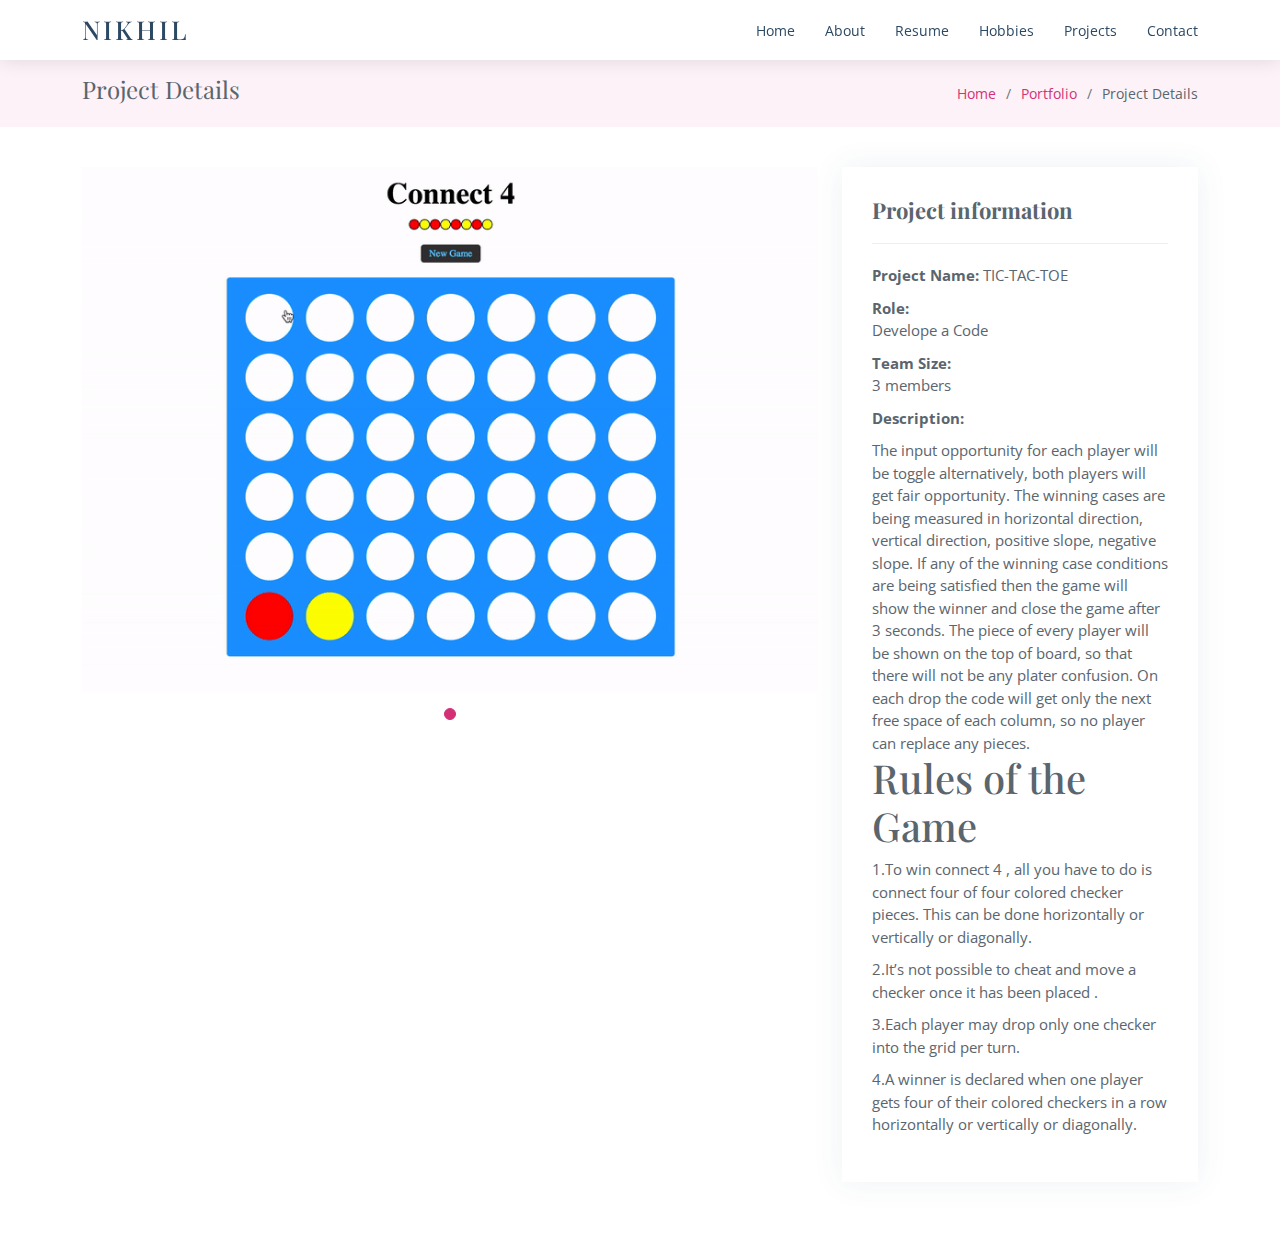
<file: pythonproject.html>
<!DOCTYPE html>
<html lang="en">

<head>
  <meta charset="utf-8">
  <meta content="width=device-width, initial-scale=1.0" name="viewport">

  <title>TIC-TAC-TOE</title>
  <meta content="" name="description">
  <meta content="" name="keywords">

  <!-- Favicons -->
  <link href="assets/img/favicon.png" rel="icon">
  <link href="assets/img/apple-touch-icon.png" rel="apple-touch-icon">

  <!-- Google Fonts -->
  <link href="https://fonts.googleapis.com/css?family=Open+Sans:300,300i,400,400i,600,600i,700,700i|Poppins:300,300i,400,400i,500,500i,600,600i,700,700i|Playfair+Display:400,400i,500,500i,600,600i,700,700i&subset=cyrillic" rel="stylesheet">

  <!-- Vendor CSS Files -->
  <link href="assets/vendor/bootstrap/css/bootstrap.min.css" rel="stylesheet">
  <link href="assets/vendor/bootstrap-icons/bootstrap-icons.css" rel="stylesheet">
  <link href="assets/vendor/boxicons/css/boxicons.min.css" rel="stylesheet">
  <link href="assets/vendor/glightbox/css/glightbox.min.css" rel="stylesheet">
  <link href="assets/vendor/swiper/swiper-bundle.min.css" rel="stylesheet">

  <!-- Template Main CSS File -->
  <link href="assets/css/style.css" rel="stylesheet">

  <!-- =======================================================
  * Template Name: Lonely - v4.2.0
  * Template URL: https://bootstrapmade.com/free-html-bootstrap-template-lonely/
  * Author: BootstrapMade.com
  * License: https://bootstrapmade.com/license/
  ======================================================== -->
</head>

<body>

  <!-- ======= Header ======= -->
  <header id="header" class="d-flex align-items-center">
    <div class="container d-flex align-items-center justify-content-between">

      <div class="logo">
        <h1><a href="index.html">NIKHIL</a></h1>
        <!-- Uncomment below if you prefer to use an image logo -->
        <!-- <a href="index.html"><img src="assets/img/logo.png" alt="" class="img-fluid"></a>-->
      </div>

      <nav id="navbar" class="navbar">
        <ul>
          <li><a class="nav-link scrollto " href="index.html">Home</a></li>
          <li><a class="nav-link scrollto" href="index.html">About</a></li>
          <li><a class="nav-link scrollto" href="index.html">Resume</a></li>
          <li><a class="nav-link scrollto" href="index.html">Hobbies</a></li>
          <li><a class="nav-link scrollto" href="index.html">Projects</a></li>
          
          <li><a class="nav-link scrollto" href="index.html">Contact</a></li>
        </ul>
        <i class="bi bi-list mobile-nav-toggle"></i>
      </nav><!-- .navbar -->

    </div>
  </header><!-- End Header -->

  <main id="main">

    <!-- ======= Breadcrumbs Section ======= -->
    <section class="breadcrumbs">
      <div class="container">

        <div class="d-flex justify-content-between align-items-center">
          <h2>Project Details</h2>
          <ol>
            <li><a href="index.html">Home</a></li>
            <li><a href="portfolio.html">Portfolio</a></li>
            <li>Project Details</li>
          </ol>
        </div>

      </div>
    </section><!-- Breadcrumbs Section -->

    <!-- ======= Portfolio Details Section ======= -->
    <section id="portfolio-details" class="portfolio-details">
      <div class="container">

        <div class="row gy-4">

          <div class="col-lg-8">
            <div class="portfolio-details-slider swiper-container">
              <div class="swiper-wrapper align-items-center">

                <div class="swiper-slide">
                  <img src="assets/img/portfolio/pc1.gif" alt="">
                </div>

                <!-- <div class="swiper-slide">
                  <img src="assets/img/portfolio/pc2.jpg" alt="">
                </div>

                <div class="swiper-slide">
                  <img src="assets/img/portfolio/pc3.jpg" alt="">
                </div> -->

              </div>
              <div class="swiper-pagination"></div>
            </div>
          </div>

          <div class="col-lg-4">
            <div class="portfolio-info">
              <h3>Project information</h3>
              <ul>
                <li><strong>Project Name:</strong> TIC-TAC-TOE </li>
                <li><strong>Role:</strong><br>Develope a Code  </li>
                <li><strong>Team Size:</strong><br>3 members  </li>
                <li><strong>Description:</strong></li>
                 <li> The input opportunity for each player will be toggle alternatively, both players will get fair opportunity.  The winning cases are being measured in horizontal direction, vertical direction, positive slope, negative slope. If any of the winning case conditions are being satisfied then the game will show the winner and close the game after 3 seconds. The piece of every player will be shown on the top of board, so that there will not be any plater confusion. On each drop the code will get only the next free space of each column, so no player can replace any pieces.
</li>
                <h1> Rules of the Game </h1>
                <li> 1.To win connect 4 , all you have to do is connect four of four colored checker pieces. This can be done horizontally or vertically or diagonally.
</li>
                 <li> 2.It’s not possible to cheat and move a checker once it has been placed .</li>
                 <li>3.Each player may drop only one checker into the grid per turn.</li>

                 <li> 4.A winner is declared when one player gets four of their colored checkers in a row horizontally or vertically or diagonally.</li>


              </ul>
            </div>
           
          </div>

        </div>

      </div>
    </section><!-- End Portfolio Details Section -->

  </main><!-- End #main -->

 

  <a href="#" class="back-to-top d-flex align-items-center justify-content-center"><i class="bi bi-arrow-up-short"></i></a>

  <!-- Vendor JS Files -->
  <script src="assets/vendor/bootstrap/js/bootstrap.bundle.min.js"></script>
  <script src="assets/vendor/glightbox/js/glightbox.min.js"></script>
  <script src="assets/vendor/isotope-layout/isotope.pkgd.min.js"></script>
  <script src="assets/vendor/php-email-form/validate.js"></script>
  <script src="assets/vendor/purecounter/purecounter.js"></script>
  <script src="assets/vendor/swiper/swiper-bundle.min.js"></script>
  <script src="assets/vendor/waypoints/noframework.waypoints.js"></script>

  <!-- Template Main JS File -->
  <script src="assets/js/main.js"></script>

</body>

</html>
</file>
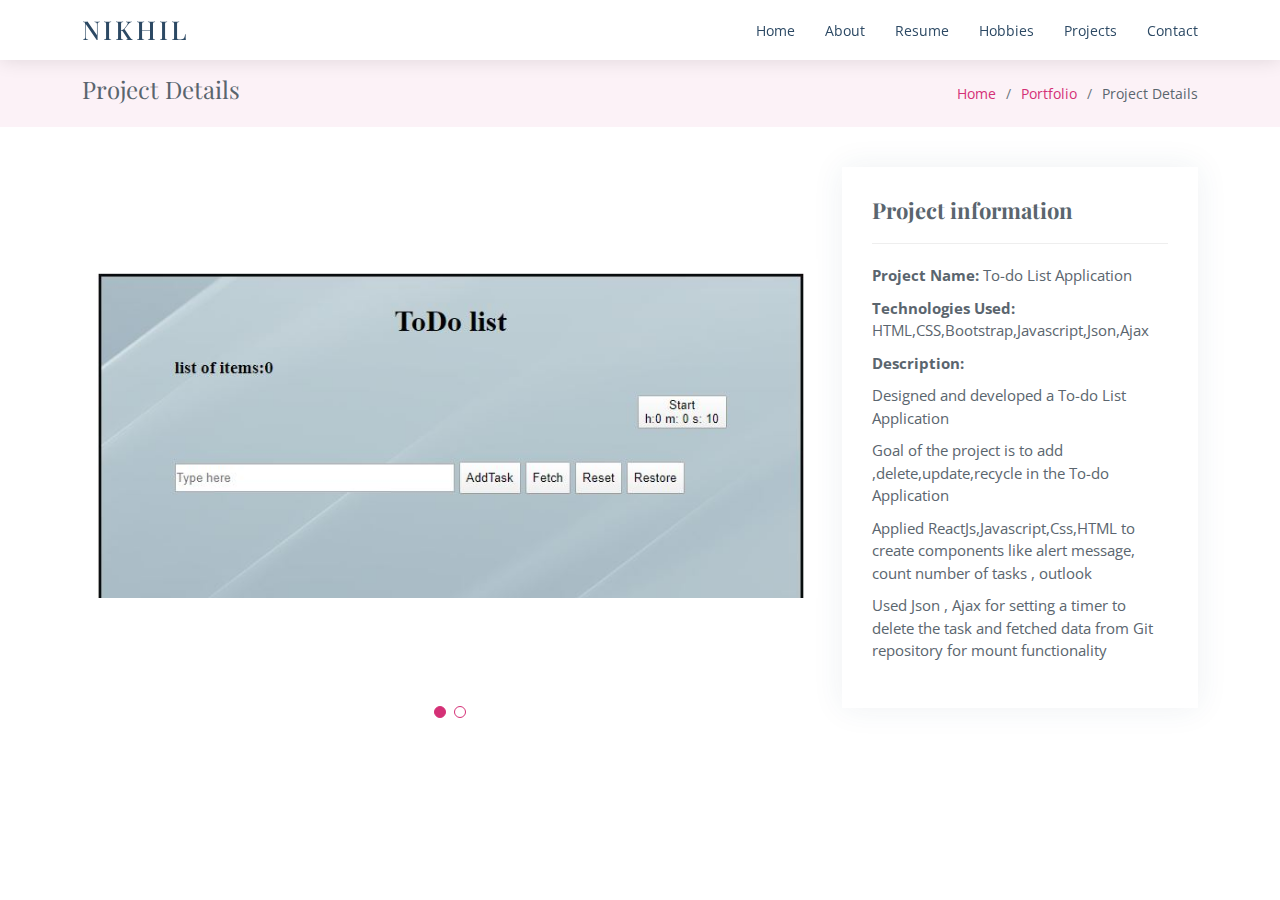
<file: reactproject2.html>
<!DOCTYPE html>
<html lang="en">

<head>
  <meta charset="utf-8">
  <meta content="width=device-width, initial-scale=1.0" name="viewport">

  <title>To-do List Application</title>
  <meta content="" name="description">
  <meta content="" name="keywords">

  <!-- Favicons -->
  <link href="assets/img/favicon.png" rel="icon">
  <link href="assets/img/apple-touch-icon.png" rel="apple-touch-icon">

  <!-- Google Fonts -->
  <link href="https://fonts.googleapis.com/css?family=Open+Sans:300,300i,400,400i,600,600i,700,700i|Poppins:300,300i,400,400i,500,500i,600,600i,700,700i|Playfair+Display:400,400i,500,500i,600,600i,700,700i&subset=cyrillic" rel="stylesheet">

  <!-- Vendor CSS Files -->
  <link href="assets/vendor/bootstrap/css/bootstrap.min.css" rel="stylesheet">
  <link href="assets/vendor/bootstrap-icons/bootstrap-icons.css" rel="stylesheet">
  <link href="assets/vendor/boxicons/css/boxicons.min.css" rel="stylesheet">
  <link href="assets/vendor/glightbox/css/glightbox.min.css" rel="stylesheet">
  <link href="assets/vendor/swiper/swiper-bundle.min.css" rel="stylesheet">

  <!-- Template Main CSS File -->
  <link href="assets/css/style.css" rel="stylesheet">

  <!-- =======================================================
  * Template Name: Lonely - v4.2.0
  * Template URL: https://bootstrapmade.com/free-html-bootstrap-template-lonely/
  * Author: BootstrapMade.com
  * License: https://bootstrapmade.com/license/
  ======================================================== -->
</head>

<body>

  <!-- ======= Header ======= -->
  <header id="header" class="d-flex align-items-center">
    <div class="container d-flex align-items-center justify-content-between">

      <div class="logo">
        <h1><a href="index.html">NIKHIL</a></h1>
        <!-- Uncomment below if you prefer to use an image logo -->
        <!-- <a href="index.html"><img src="assets/img/logo.png" alt="" class="img-fluid"></a>-->
      </div>

      <nav id="navbar" class="navbar">
        <ul>
          <li><a class="nav-link scrollto " href="index.html">Home</a></li>
          <li><a class="nav-link scrollto" href="index.html">About</a></li>
          <li><a class="nav-link scrollto" href="index.html">Resume</a></li>
          <li><a class="nav-link scrollto" href="index.html">Hobbies</a></li>
          <li><a class="nav-link scrollto" href="index.html">Projects</a></li>
          
          <li><a class="nav-link scrollto" href="index.html">Contact</a></li>
        </ul>
        <i class="bi bi-list mobile-nav-toggle"></i>
      </nav><!-- .navbar -->

    </div>
  </header><!-- End Header -->

  <main id="main">

    <!-- ======= Breadcrumbs Section ======= -->
    <section class="breadcrumbs">
      <div class="container">

        <div class="d-flex justify-content-between align-items-center">
          <h2>Project Details</h2>
          <ol>
            <li><a href="index.html">Home</a></li>
            <li><a href="portfolio.html">Portfolio</a></li>
            <li>Project Details</li>
          </ol>
        </div>

      </div>
    </section><!-- Breadcrumbs Section -->

    <!-- ======= Portfolio Details Section ======= -->
    <section id="portfolio-details" class="portfolio-details">
      <div class="container">

        <div class="row gy-4">

          <div class="col-lg-8">
            <div class="portfolio-details-slider swiper-container">
              <div class="swiper-wrapper align-items-center">

                <div class="swiper-slide">
                  <img src="assets/img/portfolio/todo1.jpeg" alt="">
                </div>

                <div class="swiper-slide">
                  <img src="assets/img/portfolio/todo2.jpeg" alt="">
                </div>


              </div>
              <div class="swiper-pagination"></div>
            </div>
          </div>

          <div class="col-lg-4">
            <div class="portfolio-info">
              <h3>Project information</h3>
              <ul>
                <li><strong>Project Name:</strong> To-do List Application </li>
                <li><strong>Technologies Used:</strong><br>HTML,CSS,Bootstrap,Javascript,Json,Ajax  </li>
                <li><strong>Description:</strong></li>
                 <li> Designed and developed a To-do List Application </li>
                <li> Goal of the project is to add ,delete,update,recycle in the To-do Application </li>
                <li>Applied ReactJs,Javascript,Css,HTML to create components like alert message, count number of tasks , outlook </li>
                <li>Used Json , Ajax for setting a timer to delete the task and fetched data from Git repository for mount functionality</li>
              </ul>
            </div>
           
          </div>

        </div>

      </div>
    </section><!-- End Portfolio Details Section -->

  </main><!-- End #main -->

  

  <a href="#" class="back-to-top d-flex align-items-center justify-content-center"><i class="bi bi-arrow-up-short"></i></a>

  <!-- Vendor JS Files -->
  <script src="assets/vendor/bootstrap/js/bootstrap.bundle.min.js"></script>
  <script src="assets/vendor/glightbox/js/glightbox.min.js"></script>
  <script src="assets/vendor/isotope-layout/isotope.pkgd.min.js"></script>
  <script src="assets/vendor/php-email-form/validate.js"></script>
  <script src="assets/vendor/purecounter/purecounter.js"></script>
  <script src="assets/vendor/swiper/swiper-bundle.min.js"></script>
  <script src="assets/vendor/waypoints/noframework.waypoints.js"></script>

  <!-- Template Main JS File -->
  <script src="assets/js/main.js"></script>

</body>

</html>
</file>
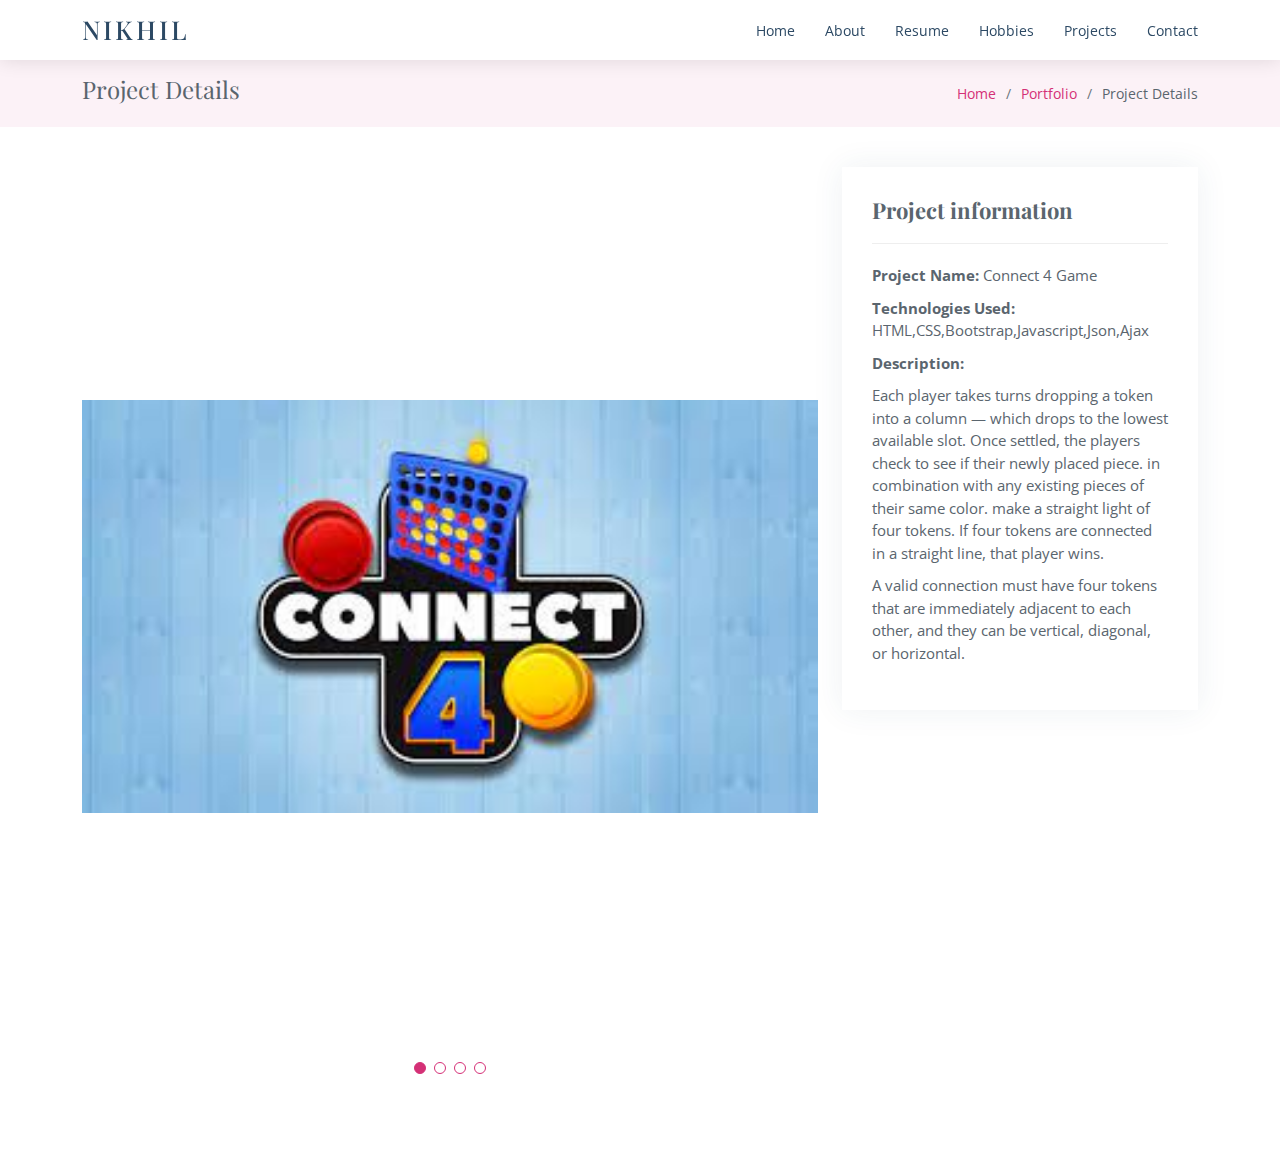
<file: reactproject3.html>
<!DOCTYPE html>
<html lang="en">

<head>
  <meta charset="utf-8">
  <meta content="width=device-width, initial-scale=1.0" name="viewport">

  <title>Connect 4 Game</title>
  <meta content="" name="description">
  <meta content="" name="keywords">

  <!-- Favicons -->
  <link href="assets/img/favicon.png" rel="icon">
  <link href="assets/img/apple-touch-icon.png" rel="apple-touch-icon">

  <!-- Google Fonts -->
  <link href="https://fonts.googleapis.com/css?family=Open+Sans:300,300i,400,400i,600,600i,700,700i|Poppins:300,300i,400,400i,500,500i,600,600i,700,700i|Playfair+Display:400,400i,500,500i,600,600i,700,700i&subset=cyrillic" rel="stylesheet">

  <!-- Vendor CSS Files -->
  <link href="assets/vendor/bootstrap/css/bootstrap.min.css" rel="stylesheet">
  <link href="assets/vendor/bootstrap-icons/bootstrap-icons.css" rel="stylesheet">
  <link href="assets/vendor/boxicons/css/boxicons.min.css" rel="stylesheet">
  <link href="assets/vendor/glightbox/css/glightbox.min.css" rel="stylesheet">
  <link href="assets/vendor/swiper/swiper-bundle.min.css" rel="stylesheet">

  <!-- Template Main CSS File -->
  <link href="assets/css/style.css" rel="stylesheet">

  <!-- =======================================================
  * Template Name: Lonely - v4.2.0
  * Template URL: https://bootstrapmade.com/free-html-bootstrap-template-lonely/
  * Author: BootstrapMade.com
  * License: https://bootstrapmade.com/license/
  ======================================================== -->
</head>

<body>

  <!-- ======= Header ======= -->
  <header id="header" class="d-flex align-items-center">
    <div class="container d-flex align-items-center justify-content-between">

      <div class="logo">
        <h1><a href="index.html">NIKHIL</a></h1>
        <!-- Uncomment below if you prefer to use an image logo -->
        <!-- <a href="index.html"><img src="assets/img/logo.png" alt="" class="img-fluid"></a>-->
      </div>

      <nav id="navbar" class="navbar">
        <ul>
          <li><a class="nav-link scrollto " href="index.html">Home</a></li>
          <li><a class="nav-link scrollto" href="index.html">About</a></li>
          <li><a class="nav-link scrollto" href="index.html">Resume</a></li>
          <li><a class="nav-link scrollto" href="index.html">Hobbies</a></li>
          <li><a class="nav-link scrollto" href="index.html">Projects</a></li>
          
          <li><a class="nav-link scrollto" href="index.html">Contact</a></li>
        </ul>
        <i class="bi bi-list mobile-nav-toggle"></i>
      </nav><!-- .navbar -->

    </div>
  </header><!-- End Header -->

  <main id="main">

    <!-- ======= Breadcrumbs Section ======= -->
    <section class="breadcrumbs">
      <div class="container">

        <div class="d-flex justify-content-between align-items-center">
          <h2>Project Details</h2>
          <ol>
            <li><a href="index.html">Home</a></li>
            <li><a href="portfolio.html">Portfolio</a></li>
            <li>Project Details</li>
          </ol>
        </div>

      </div>
    </section><!-- Breadcrumbs Section -->

    <!-- ======= Portfolio Details Section ======= -->
    <section id="portfolio-details" class="portfolio-details">
      <div class="container">

        <div class="row gy-4">

          <div class="col-lg-8">
            <div class="portfolio-details-slider swiper-container">
              <div class="swiper-wrapper align-items-center">

                <div class="swiper-slide">
                  <img src="assets/img/portfolio/connect.jpg" alt="">
                </div>

                <div class="swiper-slide">
                  <img src="assets/img/portfolio/connect1.JPG" alt="">
                </div>

                <div class="swiper-slide">
                  <img src="assets/img/portfolio/connect2.JPG" alt="">
                </div>

                <div class="swiper-slide">
                  <img src="assets/img/portfolio/connect3.JPG" alt="">
                </div>

              </div>
              <div class="swiper-pagination"></div>
            </div>
          </div>

          <div class="col-lg-4">
            <div class="portfolio-info">
              <h3>Project information</h3>
              <ul>
                <li><strong>Project Name:</strong> Connect 4 Game </li>
                <li><strong>Technologies Used:</strong><br>HTML,CSS,Bootstrap,Javascript,Json,Ajax  </li>
                <li><strong>Description:</strong></li>
                 <li> Each player takes turns dropping a token into a column — which drops to the lowest available slot. Once settled, the players check to see if their newly placed piece. in combination with any existing pieces of their same color. make a straight light of four tokens. If four tokens are connected in a straight line, that player wins. </li>
                <li> A valid connection must have four tokens that are immediately adjacent to each other, and they can be vertical, diagonal, or horizontal. </li>
                
              </ul>
            </div>
           
          </div>

        </div>

      </div>
    </section><!-- End Portfolio Details Section -->

  </main><!-- End #main -->

  

  <a href="#" class="back-to-top d-flex align-items-center justify-content-center"><i class="bi bi-arrow-up-short"></i></a>

  <!-- Vendor JS Files -->
  <script src="assets/vendor/bootstrap/js/bootstrap.bundle.min.js"></script>
  <script src="assets/vendor/glightbox/js/glightbox.min.js"></script>
  <script src="assets/vendor/isotope-layout/isotope.pkgd.min.js"></script>
  <script src="assets/vendor/php-email-form/validate.js"></script>
  <script src="assets/vendor/purecounter/purecounter.js"></script>
  <script src="assets/vendor/swiper/swiper-bundle.min.js"></script>
  <script src="assets/vendor/waypoints/noframework.waypoints.js"></script>

  <!-- Template Main JS File -->
  <script src="assets/js/main.js"></script>

</body>

</html>
</file>
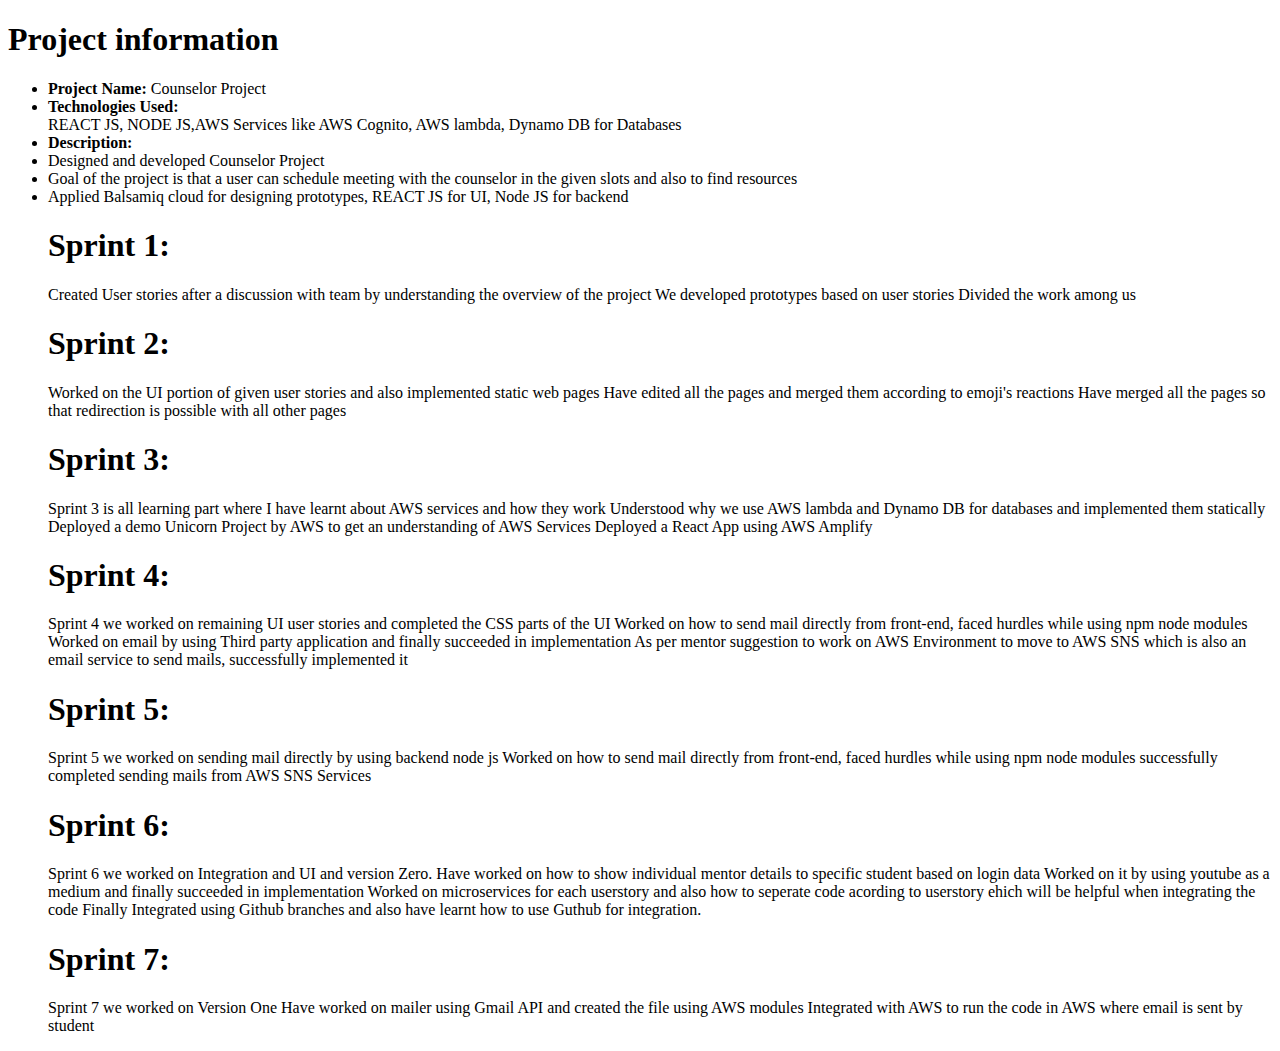
<file: sprint.html>
<!DOCTYPE html>
<html lang="en">
<head>
    <meta charset="UTF-8">
    <meta http-equiv="X-UA-Compatible" content="IE=edge">
    <meta name="viewport" content="width=device-width, initial-scale=1.0">
    <title>Sprints</title>
</head>
<body>
    <div class="col-lg-4">
        <div class="portfolio-info">
          <h1>Project information</h1>
          <ul>
            <li><strong>Project Name:</strong> Counselor Project </li>
            <li><strong>Technologies Used:</strong><br>REACT JS, NODE JS,AWS Services like AWS Cognito, AWS lambda, Dynamo DB for Databases  </li>
            <li><strong>Description:</strong></li>
             <li> Designed and developed Counselor Project </li>
            <li> Goal of the project is that a user can schedule meeting with the counselor in the given slots and also to find resources </li>
            <li>Applied Balsamiq cloud for designing prototypes, REACT JS for UI, Node JS for backend </li>
            <h1><b>Sprint 1:</b></h1>
            Created User stories after a discussion with team by understanding the overview of the project
            We developed prototypes based on user stories
            Divided the work among us
            <h1><b>Sprint 2:</b></h1>
            Worked on the UI portion of given user stories and also implemented static web pages
            Have edited all the pages and merged them according to emoji's  reactions 
            Have merged all the pages so that redirection is possible with all other pages
            <h1><b>Sprint 3:</b></h1>
            Sprint 3 is all learning part where I have learnt about AWS services and how they work
            Understood why we use AWS lambda and Dynamo DB for databases and implemented them statically
            Deployed a demo Unicorn Project by AWS  to get an understanding of AWS Services
            Deployed a React App using AWS Amplify
            <h1><b>Sprint 4:</b></h1>
            Sprint 4 we worked on remaining UI user stories and completed the CSS parts of the UI
            Worked on how to send mail directly from front-end, faced hurdles while using npm node modules
            Worked on email by using Third party application and finally succeeded in implementation
            As per mentor suggestion to work on AWS Environment to move to AWS SNS which is also an email service to send mails, successfully implemented it
            <h1><b>Sprint 5:</b></h1>
            Sprint 5 we worked on sending mail directly by using backend node js
            Worked on how to send mail directly from front-end, faced hurdles while using npm node modules
            successfully completed sending mails from AWS SNS Services
            <h1><b>Sprint 6:</b></h1>
            Sprint 6 we worked on Integration and UI and version Zero.
            Have worked on how to show individual mentor details to specific student based on login data
            Worked on it by using youtube as a medium and  finally succeeded in implementation
            Worked on microservices for each userstory and also how to seperate code acording to userstory ehich will be helpful when integrating the code
            Finally Integrated using Github branches and also have learnt how to use Guthub for integration.
            <h1><b>Sprint 7:</b></h1>
            Sprint 7 we worked on Version One
            Have worked on mailer using Gmail API and created the file using AWS modules
            Integrated with AWS to run the code in AWS where email is sent by student
            
          </ul>
        </div>
       
      </div>

    </div>

  </div>
</body>
</html>
</file>
<file: assets/css/style.css>
/**
* Template Name: Lonely - v4.2.0
* Template URL: https://bootstrapmade.com/free-html-bootstrap-template-lonely/
* Author: BootstrapMade.com
* License: https://bootstrapmade.com/license/
*/

/*--------------------------------------------------------------
# General
--------------------------------------------------------------*/
body {
  font-family: "Open Sans", sans-serif;
  color: #5a656e;
}

a {
  color: #d43076;
  text-decoration: none;
}

a:hover {
  color: #dd5a92;
  text-decoration: none;
}

h1, h2, h3, h4, h5, h6 {
  font-family: "Playfair Display", serif;
}

/*--------------------------------------------------------------
# Back to top button
--------------------------------------------------------------*/
.back-to-top {
  position: fixed;
  visibility: hidden;
  opacity: 0;
  right: 15px;
  bottom: 15px;
  z-index: 9999;
  background: #d43076;
  width: 40px;
  height: 40px;
  border-radius: 50px;
  transition: all 0.4s;
}

.back-to-top i {
  font-size: 24px;
  color: #fff;
  line-height: 0;
}

.back-to-top:hover {
  background: #db528c;
  color: #fff;
}

.back-to-top.active {
  visibility: visible;
  opacity: 1;
}

/*--------------------------------------------------------------
# Header
--------------------------------------------------------------*/
#header {
  transition: all 0.5s;
  z-index: 997;
  transition: all 0.5s;
  height: 60px;
  background: #fff;
  box-shadow: 0px 0px 20px 0px rgba(0, 0, 0, 0.12);
}

#header .logo h1 {
  font-size: 26px;
  margin: 0;
  padding: 6px 0;
  line-height: 1;
  font-weight: 500;
  letter-spacing: 3px;
  text-transform: uppercase;
}

#header .logo h1 a, #header .logo h1 a:hover {
  color: #2c4964;
  text-decoration: none;
}

#header .logo img {
  padding: 0;
  margin: 0;
  max-height: 40px;
}

.scrolled-offset {
  margin-top: 60px;
}

/*--------------------------------------------------------------
# Navigation Menu
--------------------------------------------------------------*/
/**
* Desktop Navigation 
*/
.navbar {
  padding: 0;
}

.navbar ul {
  margin: 0;
  padding: 0;
  display: flex;
  list-style: none;
  align-items: center;
}

.navbar li {
  position: relative;
}

.navbar a {
  display: flex;
  align-items: center;
  justify-content: space-between;
  padding: 10px 0 10px 30px;
  font-size: 14px;
  color: #2c4964;
  white-space: nowrap;
  transition: 0.3s;
}

.navbar a i {
  font-size: 12px;
  line-height: 0;
  margin-left: 5px;
}

.navbar a:hover, .navbar .active, .navbar li:hover > a {
  color: #d43076;
}

.navbar .dropdown ul {
  display: block;
  position: absolute;
  left: 14px;
  top: 100%;
  margin: 0;
  padding: 10px 0;
  z-index: 99;
  opacity: 0;
  visibility: hidden;
  background: #fff;
  box-shadow: 0px 0px 30px rgba(127, 137, 161, 0.25);
  transition: 0.3s;
  border-radius: 4px;
}

.navbar .dropdown ul li {
  min-width: 200px;
}

.navbar .dropdown ul a {
  padding: 10px 20px;
  text-transform: none;
}

.navbar .dropdown ul a i {
  font-size: 12px;
}

.navbar .dropdown ul a:hover, .navbar .dropdown ul .active:hover, .navbar .dropdown ul li:hover > a {
  color: #d43076;
}

.navbar .dropdown:hover > ul {
  opacity: 1;
  visibility: visible;
}

.navbar .dropdown .dropdown ul {
  top: 0;
  left: calc(100% - 30px);
  visibility: hidden;
}

.navbar .dropdown .dropdown:hover > ul {
  opacity: 1;
  top: 0;
  left: 100%;
  visibility: visible;
}

@media (max-width: 1366px) {
  .navbar .dropdown .dropdown ul {
    left: -90%;
  }
  .navbar .dropdown .dropdown:hover > ul {
    left: -100%;
  }
}

/**
* Mobile Navigation 
*/
.mobile-nav-toggle {
  color: #2c4964;
  font-size: 28px;
  cursor: pointer;
  display: none;
  line-height: 0;
  transition: 0.5s;
}

.mobile-nav-toggle.bi-x {
  color: #fff;
}

@media (max-width: 991px) {
  .mobile-nav-toggle {
    display: block;
  }
  .navbar ul {
    display: none;
  }
}

.navbar-mobile {
  position: fixed;
  overflow: hidden;
  top: 0;
  right: 0;
  left: 0;
  bottom: 0;
  background: rgba(13, 21, 29, 0.6);
  transition: 0.3s;
  z-index: 998;
}

.navbar-mobile .mobile-nav-toggle {
  position: absolute;
  top: 15px;
  right: 15px;
}

.navbar-mobile ul {
  display: block;
  position: absolute;
  top: 55px;
  right: 15px;
  bottom: 15px;
  left: 15px;
  padding: 10px 0;
  border-radius: 10px;
  background-color: #fff;
  overflow-y: auto;
  transition: 0.3s;
}

.navbar-mobile a {
  padding: 10px 20px;
  font-size: 15px;
  color: #2c4964;
}

.navbar-mobile a:hover, .navbar-mobile .active, .navbar-mobile li:hover > a {
  color: #d43076;
}

.navbar-mobile .getstarted {
  margin: 15px;
}

.navbar-mobile .dropdown ul {
  position: static;
  display: none;
  margin: 10px 20px;
  padding: 10px 0;
  z-index: 99;
  opacity: 1;
  visibility: visible;
  background: #fff;
  box-shadow: 0px 0px 30px rgba(127, 137, 161, 0.25);
}

.navbar-mobile .dropdown ul li {
  min-width: 200px;
}

.navbar-mobile .dropdown ul a {
  padding: 10px 20px;
}

.navbar-mobile .dropdown ul a i {
  font-size: 12px;
}

.navbar-mobile .dropdown ul a:hover, .navbar-mobile .dropdown ul .active:hover, .navbar-mobile .dropdown ul li:hover > a {
  color: #d43076;
}

.navbar-mobile .dropdown > .dropdown-active {
  display: block;
}

/*--------------------------------------------------------------
# Hero Section
--------------------------------------------------------------*/
#hero {
  width: 100%;
  height: 75vh;
  background: url("../img/bg.jpg") top center;
  background-size: cover;
  padding: 0 15px;
}

#hero h1 {
  margin: 0 0 10px 0;
  font-size: 48px;
  font-weight: 700;
  line-height: 56px;
  color: #fff;
}

#hero h2 {
  color: #eee;
  margin-bottom: 10px;
  font-size: 24px;
  font-weight: 300;
  font-family: "Poppins", sans-serif;
}

#hero .btn-get-started {
  font-size: 64px;
  transition: 0.5s;
  color: #fff;
  height: 60px;
}

#hero .btn-get-started:hover {
  padding-top: 10px;
  color: #d43076;
}

@media (min-width: 1024px) {
  #hero {
    background-attachment: fixed;
  }
}

@media (max-width: 768px) {
  #hero h1 {
    font-size: 28px;
    line-height: 36px;
  }
  #hero h2 {
    font-size: 18px;
    line-height: 24px;
    margin-bottom: 30px;
  }
}

/*--------------------------------------------------------------
# Sections General
--------------------------------------------------------------*/
section {
  padding: 60px 0;
}

.section-bg {
  background: linear-gradient(180deg, #f2f6f9 0%, #fff 100%);
}

.section-title {
  padding-bottom: 30px;
}

.section-title h2 {
  font-size: 32px;
  font-weight: bold;
  margin-bottom: 15px;
  padding-bottom: 15px;
  position: relative;
  color: #345676;
}

.section-title h2::after {
  content: '';
  position: absolute;
  display: block;
  width: 50px;
  height: 3px;
  background: #d43076;
  bottom: 0;
  left: 0;
}

.section-title p {
  margin-bottom: 0;
}

/*--------------------------------------------------------------
# Breadcrumbs
--------------------------------------------------------------*/
.breadcrumbs {
  padding: 15px 0;
  background-color: #fcf2f7;
  min-height: 40px;
}

.breadcrumbs h2 {
  font-size: 24px;
  font-weight: 300;
}

.breadcrumbs ol {
  display: flex;
  flex-wrap: wrap;
  list-style: none;
  padding: 0;
  margin: 0;
  font-size: 14px;
}

.breadcrumbs ol li + li {
  padding-left: 10px;
}

.breadcrumbs ol li + li::before {
  display: inline-block;
  padding-right: 10px;
  color: #6c757d;
  content: "/";
}

@media (max-width: 768px) {
  .breadcrumbs .d-flex {
    display: block !important;
  }
  .breadcrumbs ol {
    display: block;
  }
  .breadcrumbs ol li {
    display: inline-block;
  }
}

/*--------------------------------------------------------------
# About
--------------------------------------------------------------*/
.about .content {
  padding: 30px 0;
}

.about .content h3 {
  font-weight: 500;
  font-size: 34px;
  color: #2c4964;
}

.about .content p {
  margin-bottom: 0;
}

.about .content .count-box {
  padding: 20px 0;
  width: 100%;
}

.about .content .count-box i {
  display: block;
  font-size: 36px;
  color: #eeafca;
  float: left;
  line-height: 0;
}

.about .content .count-box span {
  font-size: 36px;
  line-height: 20px;
  display: block;
  font-weight: 700;
  color: #2c4964;
  margin-left: 50px;
  font-family: "Playfair Display", serif;
}

.about .content .count-box p {
  padding: 15px 0 0 0;
  margin: 0 0 0 50px;
  font-family: "Playfair Display", serif;
  font-size: 14px;
  color: #437099;
}

.about .content .count-box a {
  font-weight: 600;
  display: block;
  margin-top: 20px;
  color: #437099;
  font-size: 15px;
  font-family: "Poppins", sans-serif;
  transition: ease-in-out 0.3s;
}

.about .content .count-box a:hover {
  color: #6b96be;
}

.about .image {
  background: url("../img/me.jpg") center center no-repeat;
  background-size: cover;
  min-height: 400px;
}

@media (max-width: 991px) {
  .about .image {
    text-align: center;
  }
  .about .image img {
    max-width: 80%;
  }
}

@media (max-width: 667px) {
  .about .image img {
    max-width: 100%;
  }
}

/*--------------------------------------------------------------
# Skills
--------------------------------------------------------------*/
.skills .progress {
  height: 50px;
  display: block;
  background: none;
}

.skills .progress .skill {
  padding: 10px 0;
  margin: 0 0 6px 0;
  text-transform: uppercase;
  display: block;
  font-weight: 600;
  font-family: "Poppins", sans-serif;
  color: #2c4964;
}

.skills .progress .skill .val {
  float: right;
  font-style: normal;
}

.skills .progress-bar-wrap {
  background: #fbeaf1;
}

.skills .progress-bar {
  width: 1px;
  height: 10px;
  transition: .9s;
  background-color: #dd5a92;
}

/*--------------------------------------------------------------
# Resume
--------------------------------------------------------------*/
.resume .resume-title {
  font-size: 26px;
  font-weight: 500;
  margin-top: 20px;
  margin-bottom: 20px;
  color: #4b7dab;
  font-family: "Poppins", sans-serif;
}

.resume .resume-item {
  padding: 0 0 20px 20px;
  margin-top: -2px;
  border-left: 2px solid #d43076;
  position: relative;
}

.resume .resume-item h4 {
  line-height: 18px;
  font-size: 18px;
  font-weight: 600;
  color: #2c4964;
  margin-bottom: 10px;
}

.resume .resume-item h5 {
  font-size: 16px;
  background: #e4ebf3;
  padding: 5px 15px;
  display: inline-block;
  font-weight: 400;
  margin-bottom: 10px;
  font-family: "Poppins", sans-serif;
}

.resume .resume-item ul {
  padding-left: 20px;
}

.resume .resume-item ul li {
  padding-bottom: 10px;
}

.resume .resume-item:last-child {
  padding-bottom: 0;
}

.resume .resume-item::before {
  content: "";
  position: absolute;
  width: 16px;
  height: 16px;
  border-radius: 50px;
  left: -9px;
  top: 0;
  background: #fff;
  border: 2px solid #d43076;
}

/*--------------------------------------------------------------
# Services
--------------------------------------------------------------*/
.services .icon-box {
  padding: 20px 15px;
  position: relative;
  overflow: hidden;
  background: #fff;
  box-shadow: 0 0 29px 0 rgba(68, 88, 144, 0.2);
  transition: all 0.3s ease-in-out;
  border-radius: 8px;
  text-align: center;
  z-index: 1;
}

.services .icon-box::before {
  content: '';
  position: absolute;
  top: 0;
  left: 0;
  right: 0;
  height: 0;
  transition: ease-in-out 0.3s;
  z-index: -1;
}

.services .icon-box:hover::before {
  background: #d43076;
  height: 100%;
  border-radius: 0px;
}

.services .icon {
  margin: 0 auto 30px auto;
  padding-top: 10px;
  display: inline-block;
  text-align: center;
  border-radius: 50%;
  width: 60px;
  height: 60px;
  background: #d43076;
  transition: all 0.3s ease-in-out;
}

.services .icon i {
  font-size: 36px;
  line-height: 1;
  color: #fff;
}

.services .title {
  font-weight: 700;
  margin-bottom: 15px;
  font-size: 18px;
}

.services .title a {
  color: #111;
}

.services .description {
  font-size: 15px;
  line-height: 24px;
  margin-bottom: 0;
}

.services .icon-box:hover .title a, .services .icon-box:hover .description {
  color: #fff;
}

.services .icon-box:hover .icon {
  background: #fff;
}

.services .icon-box:hover .icon i {
  color: #d43076;
}

@media (max-width: 768px) {
  .services .icon-box::before {
    bottom: 60%;
  }
}

/*--------------------------------------------------------------
# Portfolio
--------------------------------------------------------------*/
.portfolio .portfolio-item {
  margin-bottom: 30px;
}

.portfolio #portfolio-flters {
  padding: 0;
  margin: 0 auto 35px auto;
  list-style: none;
  text-align: center;
  background: #fff;
  border-radius: 50px;
  padding: 2px 15px;
  box-shadow: 0px 2px 15px rgba(0, 0, 0, 0.08);
}

.portfolio #portfolio-flters li {
  cursor: pointer;
  display: inline-block;
  padding: 10px 15px 8px 15px;
  font-size: 14px;
  font-weight: 600;
  line-height: 1;
  text-transform: uppercase;
  color: #5a656e;
  margin-bottom: 5px;
  transition: all 0.3s ease-in-out;
}

.portfolio #portfolio-flters li:hover, .portfolio #portfolio-flters li.filter-active {
  color: #d43076;
}

.portfolio #portfolio-flters li:last-child {
  margin-right: 0;
}

.portfolio .portfolio-wrap {
  transition: 0.3s;
  position: relative;
  overflow: hidden;
  z-index: 1;
}

.portfolio .portfolio-wrap::before {
  content: "";
  background: rgba(44, 73, 100, 0.6);
  position: absolute;
  left: 30px;
  right: 30px;
  top: 30px;
  bottom: 30px;
  transition: all ease-in-out 0.3s;
  z-index: 2;
  opacity: 0;
}

.portfolio .portfolio-wrap .portfolio-info {
  opacity: 0;
  position: absolute;
  top: 10%;
  left: 0;
  right: 0;
  text-align: center;
  z-index: 3;
  transition: all ease-in-out 0.3s;
}

.portfolio .portfolio-wrap .portfolio-info h4 {
  font-size: 20px;
  color: #fff;
  font-weight: 600;
}

.portfolio .portfolio-wrap .portfolio-info p {
  color: #ffffff;
  font-size: 14px;
  text-transform: uppercase;
}

.portfolio .portfolio-wrap .portfolio-links {
  opacity: 0;
  left: 0;
  right: 0;
  bottom: 10%;
  text-align: center;
  z-index: 3;
  position: absolute;
  transition: all ease-in-out 0.3s;
}

.portfolio .portfolio-wrap .portfolio-links a {
  color: #fff;
  margin: 0 2px;
  font-size: 28px;
  display: inline-block;
  transition: 0.3s;
}

.portfolio .portfolio-wrap .portfolio-links a:hover {
  color: #e684ae;
}

.portfolio .portfolio-wrap:hover::before {
  top: 0;
  left: 0;
  right: 0;
  bottom: 0;
  opacity: 1;
}

.portfolio .portfolio-wrap:hover .portfolio-info {
  opacity: 1;
  top: calc(50% - 48px);
}

.portfolio .portfolio-wrap:hover .portfolio-links {
  opacity: 1;
  bottom: calc(50% - 50px);
}

/*--------------------------------------------------------------
# Portfolio Details
--------------------------------------------------------------*/
.portfolio-details {
  padding-top: 40px;
}

.portfolio-details .portfolio-details-slider img {
  width: 100%;
}

.portfolio-details .portfolio-details-slider .swiper-pagination {
  margin-top: 20px;
  position: relative;
}

.portfolio-details .portfolio-details-slider .swiper-pagination .swiper-pagination-bullet {
  width: 12px;
  height: 12px;
  background-color: #fff;
  opacity: 1;
  border: 1px solid #d43076;
}

.portfolio-details .portfolio-details-slider .swiper-pagination .swiper-pagination-bullet-active {
  background-color: #d43076;
}

.portfolio-details .portfolio-info {
  padding: 30px;
  box-shadow: 0px 0 30px rgba(44, 73, 100, 0.08);
}

.portfolio-details .portfolio-info h3 {
  font-size: 22px;
  font-weight: 700;
  margin-bottom: 20px;
  padding-bottom: 20px;
  border-bottom: 1px solid #eee;
}

.portfolio-details .portfolio-info ul {
  list-style: none;
  padding: 0;
  font-size: 15px;
}

.portfolio-details .portfolio-info ul li + li {
  margin-top: 10px;
}

.portfolio-details .portfolio-description {
  padding-top: 30px;
}

.portfolio-details .portfolio-description h2 {
  font-size: 26px;
  font-weight: 700;
  margin-bottom: 20px;
}

.portfolio-details .portfolio-description p {
  padding: 0;
}

/*--------------------------------------------------------------
# Testimonials
--------------------------------------------------------------*/
.testimonials .testimonial-item {
  box-sizing: content-box;
  min-height: 320px;
}

.testimonials .testimonial-item .testimonial-img {
  width: 90px;
  border-radius: 50%;
  margin: -40px 0 0 40px;
  position: relative;
  z-index: 2;
  border: 6px solid #fff;
  box-shadow: 0px 5px 15px rgba(0, 0, 0, 0.1);
}

.testimonials .testimonial-item h3 {
  font-size: 18px;
  font-weight: bold;
  margin: 10px 0 5px 45px;
  color: #2c4964;
}

.testimonials .testimonial-item h4 {
  font-size: 14px;
  color: #6b96be;
  margin: 0 0 0 45px;
}

.testimonials .testimonial-item .quote-icon-left, .testimonials .testimonial-item .quote-icon-right {
  color: #f7d9e6;
  font-size: 26px;
}

.testimonials .testimonial-item .quote-icon-left {
  display: inline-block;
  left: -5px;
  position: relative;
}

.testimonials .testimonial-item .quote-icon-right {
  display: inline-block;
  right: -5px;
  position: relative;
  top: 10px;
}

.testimonials .testimonial-item p {
  font-style: italic;
  margin: 0 15px 0 15px;
  padding: 20px 20px 60px 20px;
  background: #fff;
  position: relative;
  border-radius: 6px;
  position: relative;
  z-index: 1;
  box-shadow: 0px 2px 15px rgba(0, 0, 0, 0.1);
}

.testimonials .swiper-pagination {
  margin-top: 20px;
  position: relative;
}

.testimonials .swiper-pagination .swiper-pagination-bullet {
  width: 12px;
  height: 12px;
  background-color: #fff;
  opacity: 1;
  border: 1px solid #d43076;
}

.testimonials .swiper-pagination .swiper-pagination-bullet-active {
  background-color: #d43076;
}

@media (max-width: 767px) {
  .testimonials {
    margin: 30px 10px;
  }
}

/*--------------------------------------------------------------
# Contact
--------------------------------------------------------------*/
.contact .contact-about h3 {
  font-size: 36px;
  margin: 0 0 10px 0;
  padding: 0;
  line-height: 1;
  font-weight: 300;
  letter-spacing: 3px;
  text-transform: uppercase;
  color: #d43076;
}

.contact .contact-about p {
  font-size: 14px;
  line-height: 24px;
  font-family: "Playfair Display", serif;
  color: #3c6387;
}

.contact .social-links {
  padding-bottom: 20px;
}

.contact .social-links a {
  font-size: 18px;
  display: inline-block;
  background: #fff;
  color: #d43076;
  line-height: 0;
  padding: 8px 0;
  margin-right: 4px;
  border-radius: 50%;
  text-align: center;
  width: 36px;
  height: 36px;
  transition: 0.3s;
  border: 1px solid #d43076;
}

.contact .social-links a:hover {
  background: #d43076;
  color: #fff;
}

.contact .info {
  color: #5a656e;
}

.contact .info i {
  font-size: 32px;
  color: #d43076;
  line-height: 0;
  margin-right: 15px;
}

.contact .info p {
  font-size: 14px;
  margin: 0;
}

.contact .php-email-form .error-message {
  display: none;
  color: #fff;
  background: #ed3c0d;
  text-align: left;
  padding: 15px;
  font-weight: 600;
}

.contact .php-email-form .error-message br + br {
  margin-top: 25px;
}

.contact .php-email-form .sent-message {
  display: none;
  color: #fff;
  background: #18d26e;
  text-align: center;
  padding: 15px;
  font-weight: 600;
}

.contact .php-email-form .loading {
  display: none;
  background: #fff;
  text-align: center;
  padding: 15px;
}

.contact .php-email-form .loading:before {
  content: "";
  display: inline-block;
  border-radius: 50%;
  width: 24px;
  height: 24px;
  margin: 0 10px -6px 0;
  border: 3px solid #18d26e;
  border-top-color: #eee;
  -webkit-animation: animate-loading 1s linear infinite;
  animation: animate-loading 1s linear infinite;
}

.contact .php-email-form input, .contact .php-email-form textarea {
  border-radius: 0;
  box-shadow: none;
  font-size: 14px;
}

.contact .php-email-form input:focus, .contact .php-email-form textarea:focus {
  border-color: #d43076;
}

.contact .php-email-form button[type="submit"] {
  background: #d43076;
  border: 0;
  padding: 10px 24px;
  color: #fff;
  transition: 0.4s;
  border-radius: 50px;
}

.contact .php-email-form button[type="submit"]:hover {
  background: #dd5a92;
}

@-webkit-keyframes animate-loading {
  0% {
    transform: rotate(0deg);
  }
  100% {
    transform: rotate(360deg);
  }
}

@keyframes animate-loading {
  0% {
    transform: rotate(0deg);
  }
  100% {
    transform: rotate(360deg);
  }
}

/*--------------------------------------------------------------
# Footer
--------------------------------------------------------------*/
#footer {
  background: #fff;
  padding: 24px 0;
  font-size: 14px;
  box-shadow: 0px 0 20px 0 rgba(0, 0, 0, 0.12);
}

#footer .copyright {
  text-align: center;
}

#footer .credits {
  padding-top: 8px;
  text-align: center;
  font-size: 13px;
}
</file>
